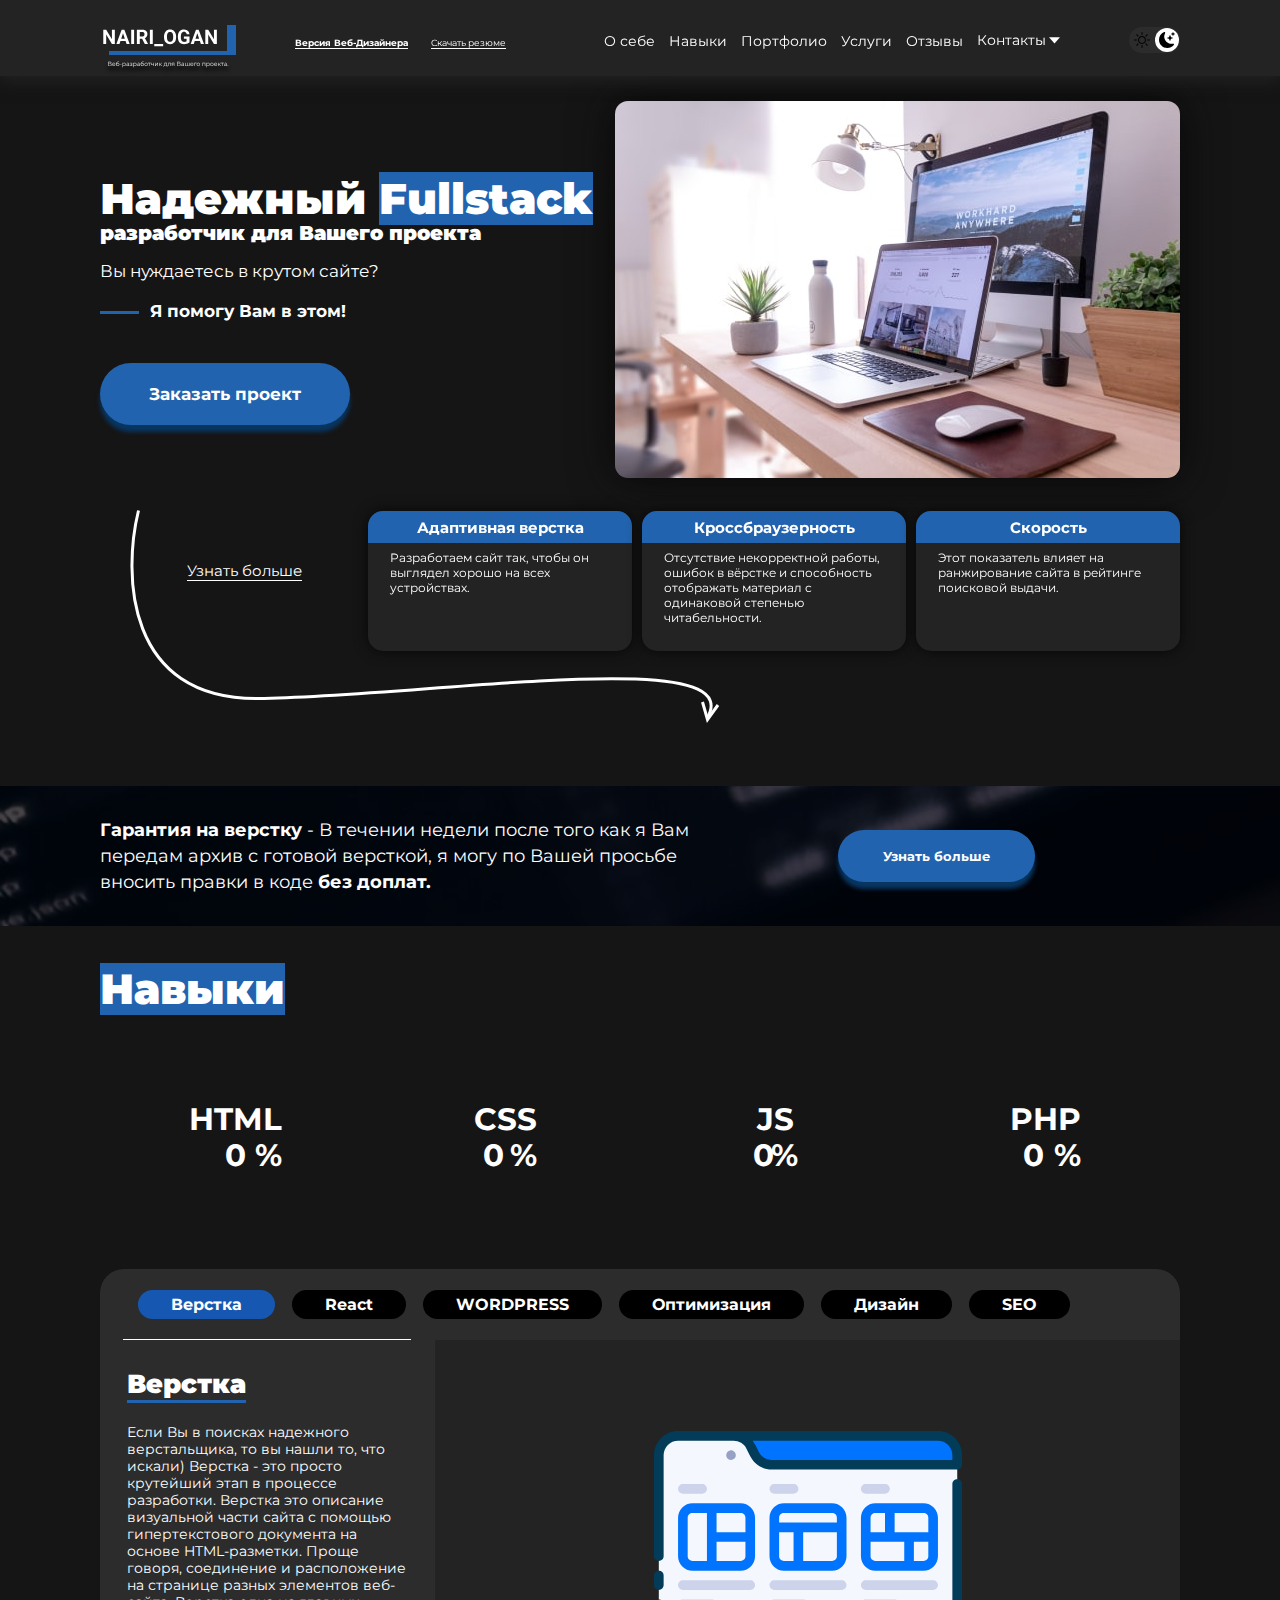
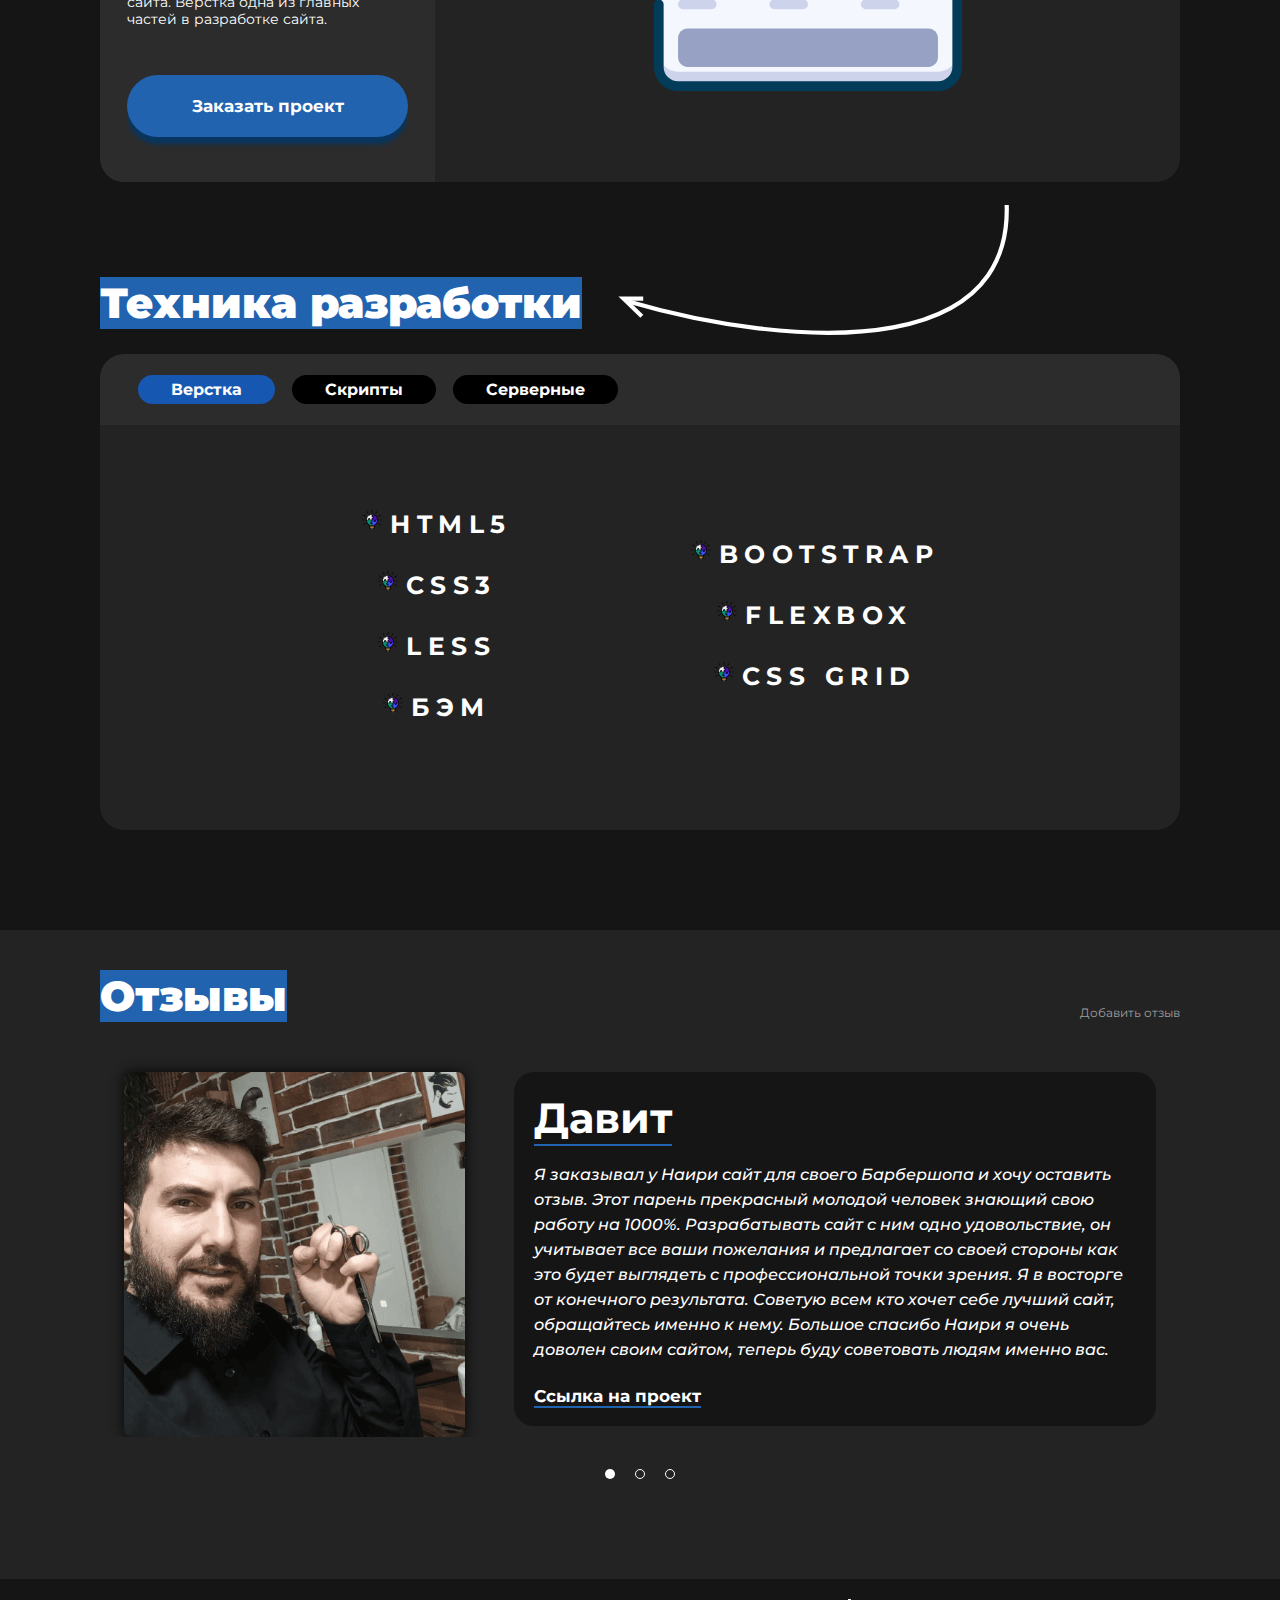
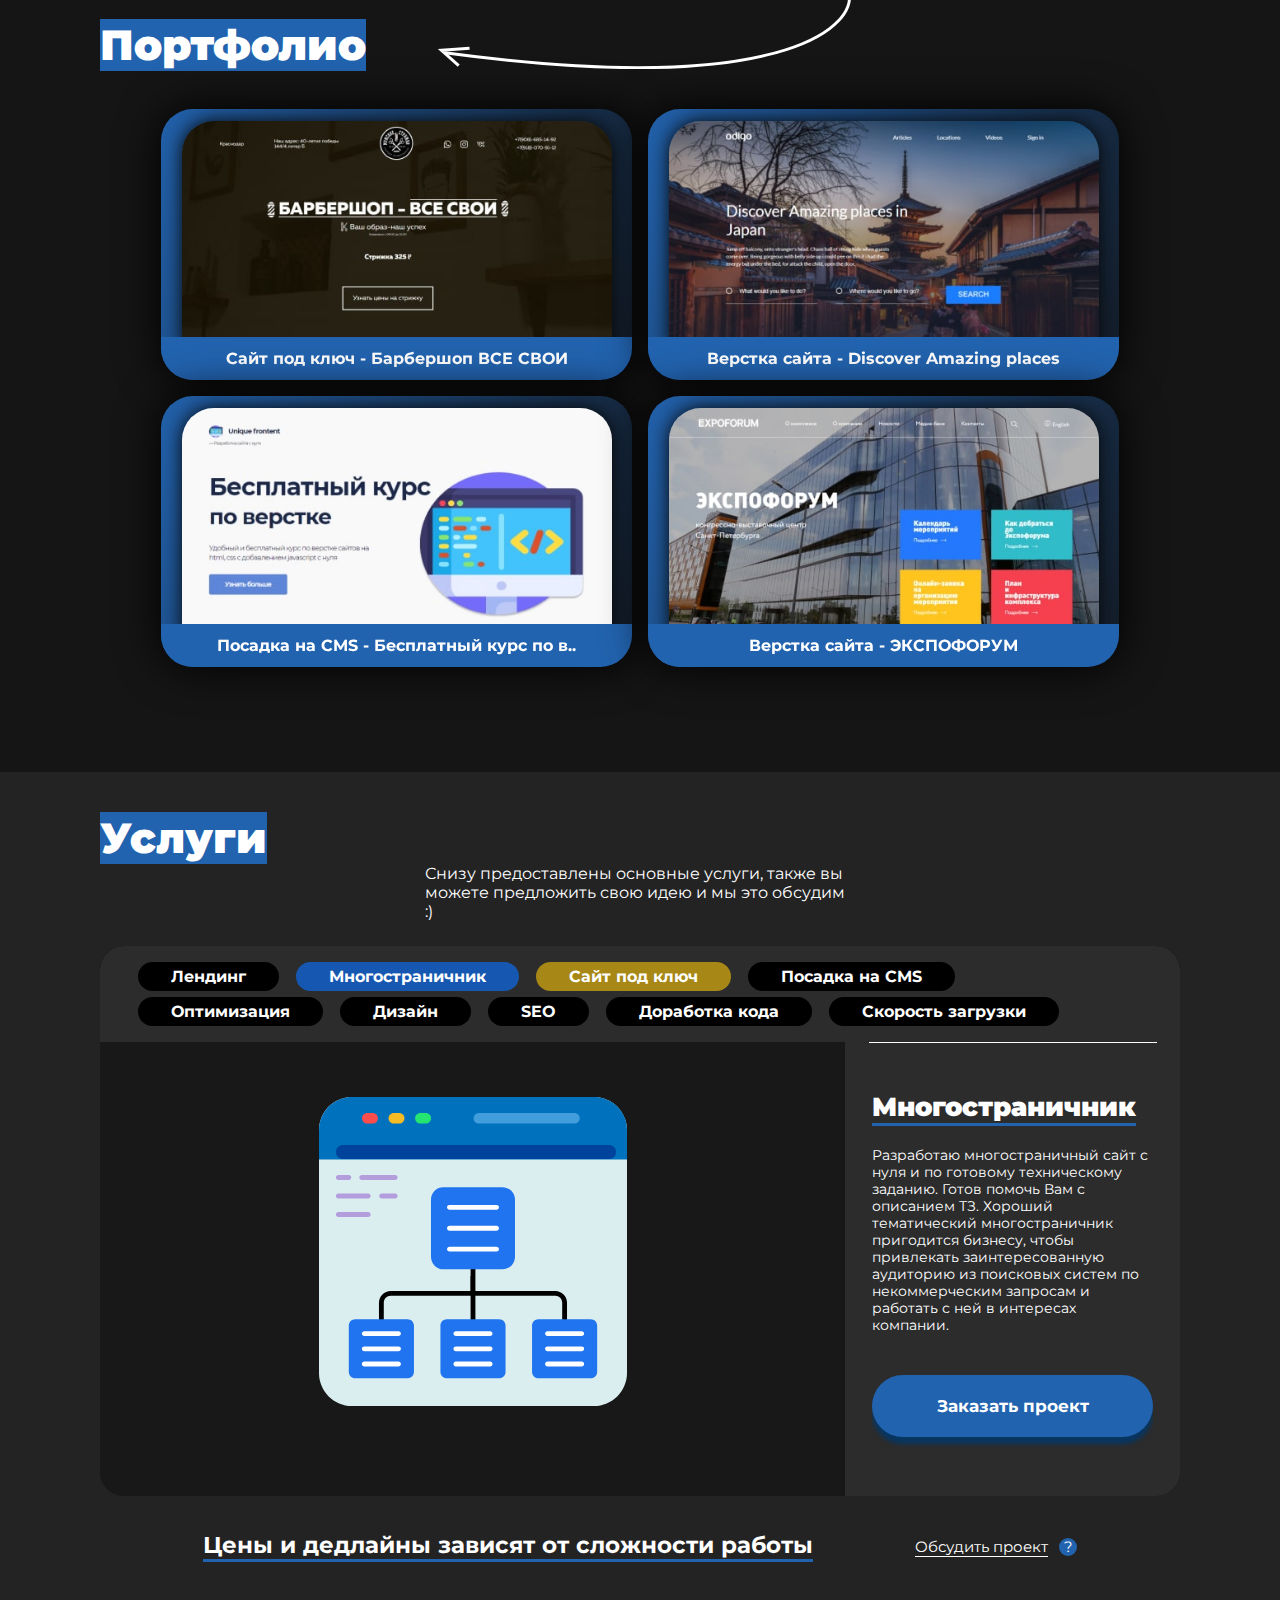
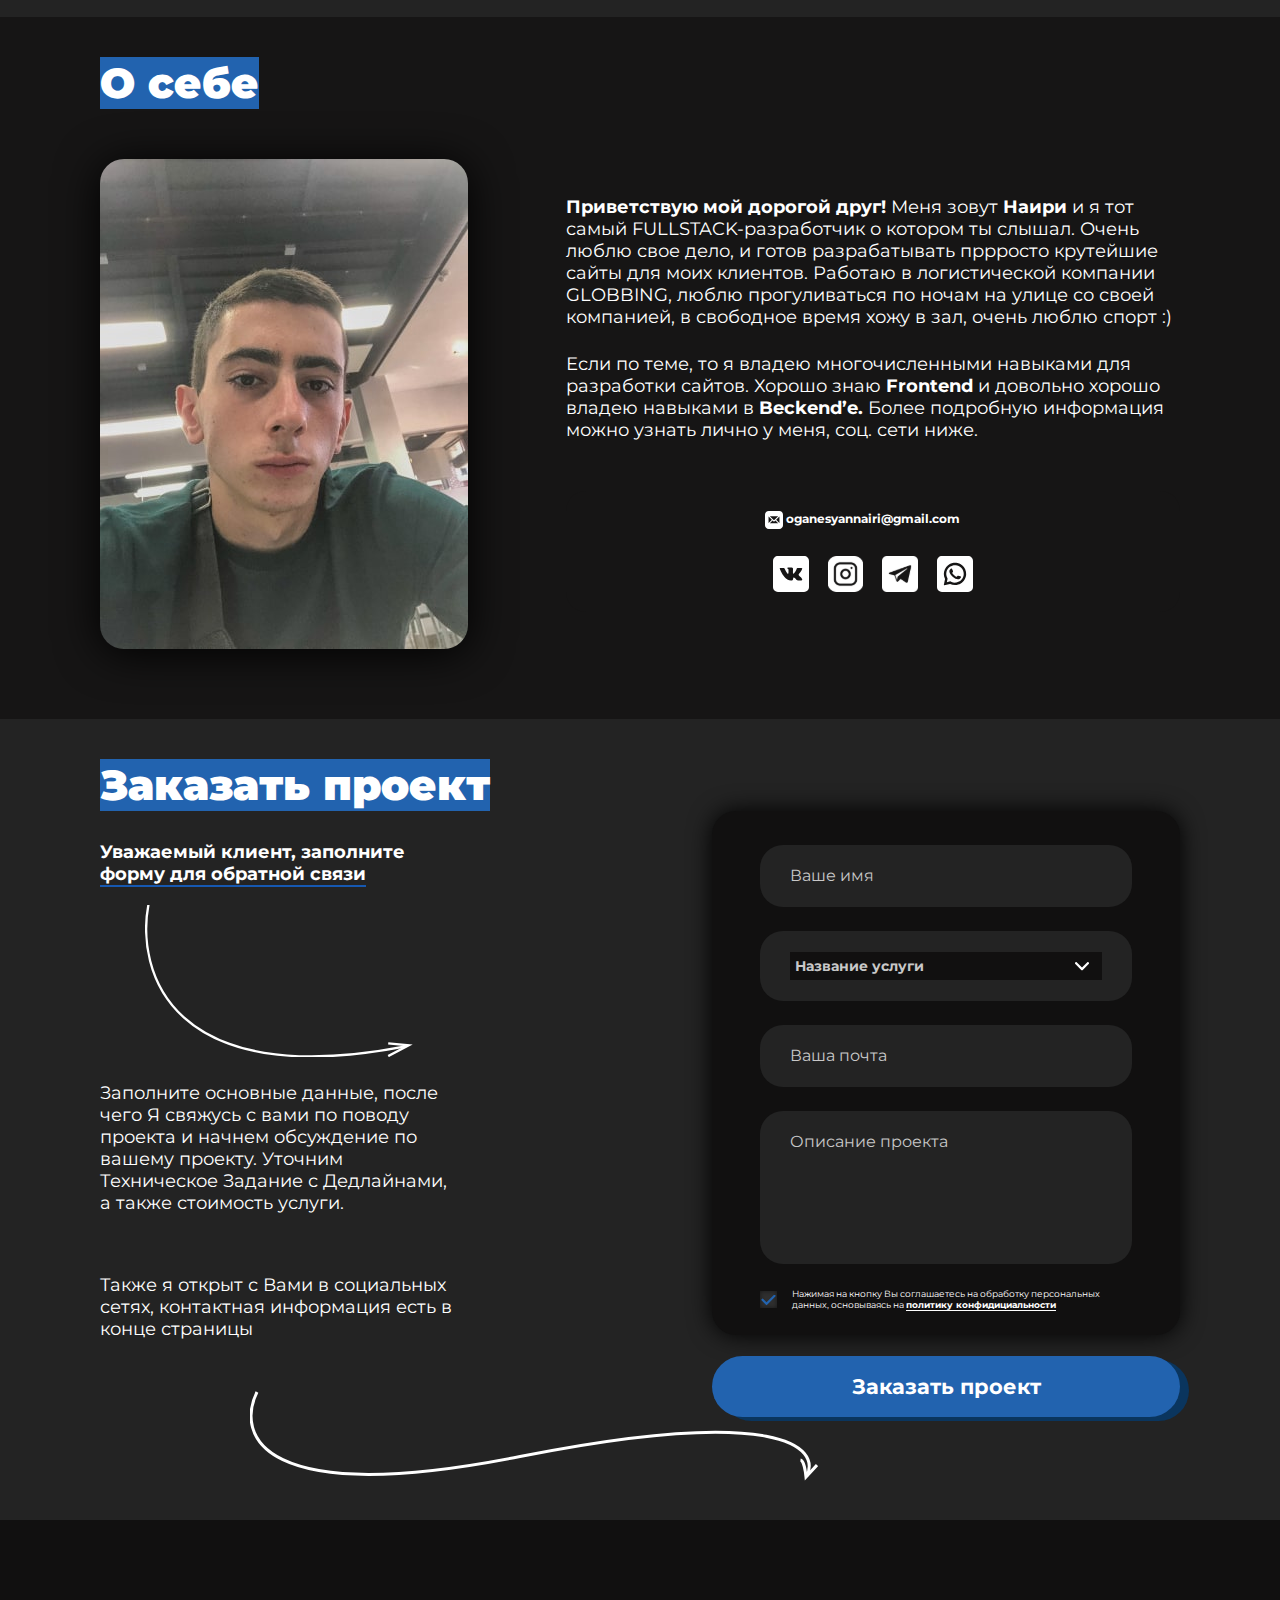
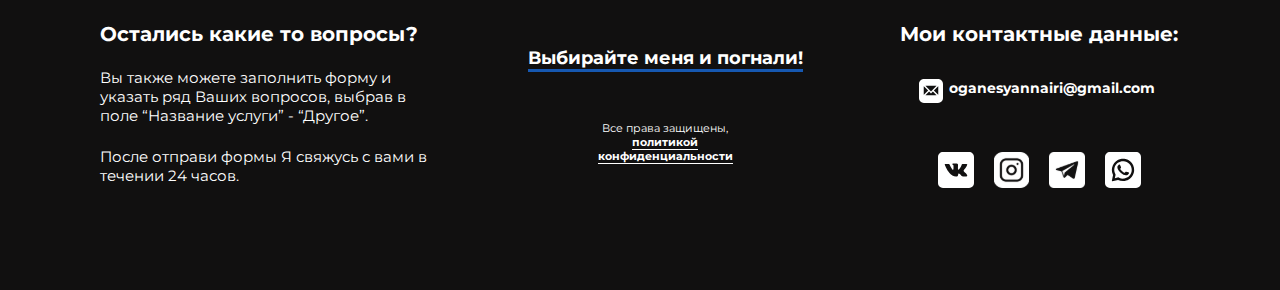
<file: index.html>
<!DOCTYPE html>
<html lang="ru">
<head>
    <meta charset="UTF-8">
    <meta http-equiv="X-UA-Compatible" content="IE=edge">
    <meta name="viewport" content="width=device-width, initial-scale=1.0">
    <title>Nairi_Ogan</title>
    <link rel="stylesheet" href="css/reset.css">
    <link rel="stylesheet" href="css/style.css">
</head>
<body>
    <!-- Кнопка scroll -->
    <div class="btn-top_block to-header">
        <img class="btn-top" src="img/icons/arrow-top.svg" alt="Наверх">
    </div>
    <!-- Меню  -->
    <div class="menu">
        <div class="container">
            <div class="menu-wrap">
                <div class="menu-list">
                    <a href="/"><img src="img/icons/logo.svg" alt="Логотип"></a>
                    <div class="menu-list-links">
                        <a href="#" class="menu-list__item_one menu-list__item_one_desig">Версия Веб-Дизайнера</a>
                        <p class="design-hint-warning">Пока-что в разработке!</p>
                        <a href="#" download class="menu-list__item_one">Скачать резюме</a>
                    </div>
                </div>
                <nav class="menu__body">
                    <ul class="menu-list menu-list-nav">
                        <li class="menu-list__item menu-list-nav__item"><a href="about.html">О себе</a></li>
                        <li class="menu-list__item menu-list-nav__item to-parallax"><a href="#">Навыки</a></li>
                        <li class="menu-list__item menu-list-nav__item to-portfolio"><a href="#">Портфолио</a></li>
                        <li class="menu-list__item menu-list-nav__item to-services"><a href="#">Услуги</a></li>
                        <li class="menu-list__item menu-list-nav__item to-feedbacks"><a href="#">Отзывы</a></li>
                        <li class="menu-list__item menu-list__item_contacts">
                            <p class="nav-contacts">Контакты</p>
                            <div class="menu-list__item_contacts__block-wrap">
                                <div class="menu-list__item_contacts__block">
                                    <a href="mailto:oganesyannairi@gmail.com" class="menu-list__item_contacts__block-maill menu-list-nav__item">oganesyannairi@gmail.com</a>
                                    <div class="menu-list__item_contacts__block-social-wrap">
                                        <a href="#" target="_blank" class="menu-list__item_contacts__block-social__link menu-list-nav__item">
                                            <img src="img/icons/vk.svg" alt="ВК" class="menu-list__item_contacts__block-social__img">
                                        </a>
                                        <a href="#" target="_blank" class="menu-list__item_contacts__block-social__link menu-list-nav__item">
                                            <img src="img/icons/instagram.svg" alt="Instagram" class="menu-list__item_contacts__block-social__img">
                                        </a>
                                        <a href="#" target="_blank" class="menu-list__item_contacts__block-social__link menu-list-nav__item">
                                            <img src="img/icons/telegram.svg" alt="Telegram" class="menu-list__item_contacts__block-social__img">
                                        </a>
                                        <a href="#" target="_blank" class="menu-list__item_contacts__block-social__link menu-list-nav__item">
                                            <img src="img/icons/whatsapp.svg" alt="Whatsapp" class="menu-list__item_contacts__block-social__img">
                                        </a>
                                    </div>
                                </div>
                            </div>
                        </li>
                    </ul>
                </nav>
                <div class="ui-block">
                    <button class="light-mode-btn">
                        <img src="img/icons/sun.svg" alt="Солнце" class="light-mode-btn__icon">
                        <img src="img/icons/moon.svg" alt="Луна" class="light-mode-btn__icon">
                    </button>
                    <div class="menu__burger">
                        <span></span>
                    </div>
                </div>
            </div>
        </div>
    </div>
    <header id="header" class="header">
        <div class="container">
            <div class="offer-wrap">
                <div class="header-img"><img src="img/header-img.jpg" alt="Разработка сайтов"></div>
                <div class="offer">
                    <h1 class="offer-title">Надежный <span class="title-bg">Fullstack</span><br><span class="title-small">разработчик для Вашего проекта</span></h1>
                    <p class="offer-subtitle">Вы нуждаетесь в крутом сайте?</p>
                    <p class="offet-subtitle-wsarrow">Я помогу Вам в этом!</p>
                    <button class="btn to-order-project">Заказать проект</button>
                </div>
                <img class="header-arrow" src="img/icons/arrows/header-arrow.svg" alt="стрелочка">
            </div>
            <div class="header-hint-block">
                <p class="header-hint-text to-parallax">Узнать больше</p>
                <div class="header-hint-block__item">
                    <h4 class="header-hint-block__item-title">Адаптивная верстка</h4>
                    <p class="header-hint-block__item-desc">Разработаем сайт так, чтобы он выглядел хорошо на всех устройствах.</p>
                </div>
                <div class="header-hint-block__item">
                    <h4 class="header-hint-block__item-title">Кроссбраузерность</h4>
                    <p class="header-hint-block__item-desc">Отсутствие некорректной работы, ошибок в вёрстке и способность отображать материал с одинаковой степенью читабельности.</p>
                </div>
                <div class="header-hint-block__item">
                    <h4 class="header-hint-block__item-title">Скорость</h4>
                    <p class="header-hint-block__item-desc">Этот показатель влияет на ранжирование сайта в рейтинге поисковой выдачи.</p>
                </div>
            </div>
        </div>
    </header>
    <div class="parallax" id="parallax">
        <div class="container">
            <div class="parallax-content">
                <p class="parallax-text"><span>Гарантия на верстку</span> - В течении недели после того как я Вам передам архив с готовой версткой, я могу по Вашей просьбе вносить правки в коде <span>без доплат.</span></p>
                <button class="btn-min btn-min_parallax to-order-project">Узнать больше</button>
            </div>
        </div>
        <div class="mask"></div>
    </div>
    <section id="skills" class="skills">
        <div class="container">
            <h2 class="section-title">Навыки</h2>
            <div class="skills-block"">
                <div class="progress-block-item">
                    <svg class="progress-ring" data-target="1">
                        <circle class="progress-ring__circle progress-ring__circle_one" stroke="#1658B1" stroke-width="13" cx="100" cy="100" r="74" fill="transparent" />
                    </svg>
                    <div class="progress-ring-text-block">
                        <p class="progress-ring__text">HTML</p>
                        <p class="progress-ring__text progress-ring__text_num padding-right" data-max="90">0</p>
                    </div>
                </div>
                <div class="progress-block-item">
                    <svg class="progress-ring" data-target="1">
                        <circle class="progress-ring__circle progress-ring__circle_two" stroke="#1658B1" stroke-width="13" cx="100" cy="100" r="74" fill="transparent" />
                    </svg>
                    <div class="progress-ring-text-block">
                        <p class="progress-ring__text">CSS</p>
                        <p class="progress-ring__text progress-ring__text_num" data-max="90">0</p>
                    </div>
                </div>
                <div class="progress-block-item">
                    <svg class="progress-ring" data-target="1">
                        <circle class="progress-ring__circle progress-ring__circle_three" stroke="#1658B1" stroke-width="13" cx="100" cy="100" r="74" fill="transparent" />
                    </svg>
                    <div class="progress-ring-text-block">
                        <p class="progress-ring__text">JS</p>
                        <p class="progress-ring__text progress-ring__text_num" data-max="75">0</p>
                    </div>
                </div>
                <div class="progress-block-item">
                    <svg class="progress-ring" data-target="1">
                        <circle class="progress-ring__circle progress-ring__circle_four" stroke="#1658B1" stroke-width="13" cx="100" cy="100" r="74" fill="transparent" />
                    </svg>
                    <div class="progress-ring-text-block">
                        <p class="progress-ring__text">PHP</p>
                        <p class="progress-ring__text progress-ring__text_num" data-max="65">0</p>
                    </div>
                </div>
            </div>
            <div class="tabs-skills tabs-skills-block">
                <div class="tabs-skills-nav-block tabs-skills-nav-block__line">
                    <div class="tabs-container">
                        <ul class="tabs-skills-nav-block-menu">
                            <li data-tab="#tab_1" class="tabs-skills-nav-block-menu__item tab-one-btn active">Верстка</li>
                            <li data-tab="#tab_2" class="tabs-skills-nav-block-menu__item tab-one-btn">React</li>
                            <li data-tab="#tab_3" class="tabs-skills-nav-block-menu__item tab-one-btn">WORDPRESS</li>
                            <li data-tab="#tab_4" class="tabs-skills-nav-block-menu__item tab-one-btn">Оптимизация</li>
                            <li data-tab="#tab_5" class="tabs-skills-nav-block-menu__item tab-one-btn">Дизайн</li>
                            <li data-tab="#tab_6" class="tabs-skills-nav-block-menu__item tab-one-btn">SEO</li>

                        </ul>
                    </div>
                </div>

                <div id="tab_1" class="tabs-skills-content tabs-one__item active">
                    <div class="tabs-skills-left-bar">
                        <div class="tabs-bar-container">
                            <div class="tabs-bar-wrapper">
                                <div class="tabs-bar-wrapper__content">
                                    <h3 class="tabs-skills-left-bar__title">Верстка</h3>
                                    <p class="tabs-skills-left-bar__text">Если Вы в поисках надежного верстальщика, то вы нашли то, что искали) Верстка - это просто крутейший этап в процессе разработки. Верстка это описание визуальной части сайта с помощью гипертекстового документа на основе HTML-разметки. Проще говоря, соединение и расположение на странице разных элементов веб-сайта. Верстка одна из главных частей в разработке сайта.</p>
                                </div>
                                <button class="btn to-order-project btn-typography">Заказать проект</button>
                            </div>
                        </div>
                    </div>
                    <div class="tabs-skills-content-main tabs-skills-content-main-left">
                        <img src="img/icons/tabs-icon-typography.svg" alt="Верстка">
                    </div>
                </div>

                <div id="tab_2" class="tabs-skills-content tabs-one__item">
                    <div class="tabs-skills-left-bar">
                        <div class="tabs-bar-container">
                            <div class="tabs-bar-wrapper">
                                <div class="tabs-bar-wrapper__content">
                                    <h3 class="tabs-skills-left-bar__title">React</h3>
                                    <p class="tabs-skills-left-bar__text">React – это популярная библиотека языка программирования Javascript, которая применяется для создания пользовательских web-интерфейсов. Его цель — предоставить высокую скорость разработки, простоту и масштабируемость. React обеспечивает повышенную гибкость благодаря использованию «компонентов», которые помогают создавать сложную логику и UI.</p>
                                </div>
                                <button class="btn to-order-project">Заказать проект</button>
                            </div>
                        </div>
                    </div>
                    <div class="tabs-skills-content-main tabs-skills-content-main-left">
                        <img src="img/icons/tabs-icon-react.svg" alt="React">
                    </div>
                </div>

                <div id="tab_3" class="tabs-skills-content tabs-one__item">
                    <div class="tabs-skills-left-bar">
                        <div class="tabs-bar-container">
                            <div class="tabs-bar-wrapper">
                                <div class="tabs-bar-wrapper__content">
                                    <h3 class="tabs-skills-left-bar__title">WORDPRESS</h3>
                                    <p class="tabs-skills-left-bar__text">Отлично владею WORDPRESS и могу посадить Вашу верстку на эту CMS! WordPress ― это система управления содержимым сайта с открытым исходным кодом. Самым популярным на данный момент способом создания сайта является именно CMS. (Content Management System) ― это система создания и управления сайтом, а WORDPRESS с этим справляется отлично.</p>
                                </div>
                                <button class="btn to-order-project btn-on-wordpress">Заказать проект</button>
                            </div>
                        </div>
                    </div>
                    <div class="tabs-skills-content-main tabs-skills-content-main-left">
                        <img src="img/icons/tabs-icon-wp.svg" alt="WORDPRESS">
                    </div>
                </div>

                <div id="tab_4" class="tabs-skills-content tabs-one__item">
                    <div class="tabs-skills-left-bar">
                        <div class="tabs-bar-container">
                            <div class="tabs-bar-wrapper">
                                <div class="tabs-bar-wrapper__content">
                                    <h3 class="tabs-skills-left-bar__title">Оптимизация</h3>
                                    <p class="tabs-skills-left-bar__text">Зачастую существуют некие пробелы уже в разработанных сайтах и я как раз могу навести порядок на Вашем сайте.  Оптимизация - это комплекс мер, которые направлены на корректировку технических аспектов ресурса с целью улучшения его взаимодействия с роботами поисковых систем.</p>
                                </div>
                                <button class="btn to-order-project btn-optimiz">Заказать проект</button>
                            </div>
                            
                        </div>
                    </div>
                    <div class="tabs-skills-content-main tabs-skills-content-main-left">
                        <img src="img/icons/tabs-icon-optimiz.svg" alt="Оптимизация">
                    </div>
                </div>

                <div id="tab_5" class="tabs-skills-content tabs-one__item">
                    <div class="tabs-skills-left-bar">
                        <div class="tabs-bar-container">
                            <div class="tabs-bar-wrapper">
                                <div class="tabs-bar-wrapper__content">
                                    <h3 class="tabs-skills-left-bar__title">Дизайн</h3>
                                    <p class="tabs-skills-left-bar__text">Я не считаю себя, профессиональным Web-дизайнером, но понимаю и умею его создавать.  Дизайн веб-сайта является ключом к созданию успешного присутствия в Интернете. Я могу помочь вам разработать привлекательный и удобный веб-сайт, который даст вашему бизнесу конкурентное преимущество в современном цифровом мире.</p>
                                </div>
                                <button class="btn to-order-project btn-design">Заказать проект</button>
                            </div>
                            
                        </div>
                    </div>
                    <div class="tabs-skills-content-main tabs-skills-content-main-left">
                        <img src="img/icons/tabs-icon-web-design.svg" alt="Дизайн">
                    </div>
                </div>

                <div id="tab_6" class="tabs-skills-content tabs-one__item">
                    <div class="tabs-skills-left-bar">
                        <div class="tabs-bar-container">
                            <div class="tabs-bar-wrapper">
                                <div class="tabs-bar-wrapper__content">
                                    <h3 class="tabs-skills-left-bar__title">SEO</h3>
                                    <p class="tabs-skills-left-bar__text">Имею навыки в настройке SEO - по другому "Поисковая оптимизация", и я помогу Вам в его настройке! SEO — комплекс мероприятий по внутренней и внешней оптимизации для поднятия позиций сайта в результатах выдачи поисковых систем по определённым запросам пользователей, с целью увеличения сетевого трафика, потенциальных клиентов.</p>
                                </div>
                                <button class="btn to-order-project btn-seo">Заказать проект</button>
                            </div>
                            
                        </div>
                    </div>
                    <div class="tabs-skills-content-main tabs-skills-content-main-left">
                        <img src="img/icons/tabs-icon-seo.svg" alt="SEO">
                    </div>
                </div>
            </div>

            <h2 class="section-title section-title_teq-arrow">Техника разработки</h2>
            <div class="tabs-skills tabs-skills__mt">
                <div class="tabs-skills-nav-block">
                    <div class="tabs-container">
                        <ul class="tabs-skills-nav-block-menu">
                            <li data-tab="#tab_skill_1" class="tabs-skills-nav-block-menu__item tab-two-btn active">Верстка</li>
                            <li data-tab="#tab_skill_2" class="tabs-skills-nav-block-menu__item tab-two-btn">Скрипты</li>
                            <li data-tab="#tab_skill_3" class="tabs-skills-nav-block-menu__item tab-two-btn">Серверные</li>
                        </ul>
                    </div>
                </div>

                <div class="tabs__content">
                    <div class="tabs__item active" id="tab_skill_1">
                        <div class="tabs__item-content-wrap">
                            <div class="tabs-content-wrap__block">
                                <p class="wrap__block_item">Html5</p>
                                <p class="wrap__block_item">Css3</p>
                                <p class="wrap__block_item">Less</p>
                                <p class="wrap__block_item">БЭМ</p>
                            </div>
                            <div class="tabs-content-wrap__block">
                                <p class="wrap__block_item">Bootstrap</p>
                                <p class="wrap__block_item">FlexBox</p>
                                <p class="wrap__block_item">css grid</p>
                            </div>
                        </div>
                    </div>
                    <div class="tabs__item" id="tab_skill_2">
                        <div class="tabs__item-content-wrap">
                            <div class="tabs-content-wrap__block">
                                <p class="wrap__block_item">JavaScript</p>
                                <p class="wrap__block_item">jQuery</p>
                                <p class="wrap__block_item">React</p>
                                <p class="wrap__block_item">Typescript</p>
                            </div>
                        </div>
                    </div>
                    <div class="tabs__item" id="tab_skill_3">
                        <div class="tabs__item-content-wrap">
                            <div class="tabs-content-wrap__block tabs-content-wrap__block_w">
                                <p class="wrap__block_item">Php</p>
                                <p class="wrap__block_item">Базы данных и MYsql</p>
                            </div>
                        </div>
                    </div>
                </div>
            </div>
        </div>
    </section>
    <section id="feedbacks" class="feedback">
        <div class="container">
            <h2 class="section-title">Отзывы</h2>
            <a href="#popup-feedback" class="add-feedback-link popup-link">Добавить отзыв</a>
            <div class="slider">
                <div class="slider__item">
                    <div class="feedback-wrap">
                        <div class="feedback-wrap__img-wrap">
                            <img src="img/customers-feedbacks-fhoto/davit.png" alt="Клиент" class="feedback-wrap__img">
                        </div>
                        <div class="feedback-wrap__block">
                            <h3 class="feedback-wrap__block__title">Давит</h3>
                            <p class="feedback-wrap__block__text">
                                Я заказывал у Наири сайт для своего Барбершопа и хочу оставить отзыв. Этот парень прекрасный молодой человек знающий свою работу на 1000%. Разрабатывать сайт с ним одно удовольствие, он учитывает все ваши пожелания и предлагает со своей стороны как это будет выглядеть с профессиональной точки зрения. Я в восторге от конечного результата. Советую всем кто хочет себе лучший сайт, обращайтесь именно к нему. Большое спасибо Наири я очень доволен своим сайтом, теперь буду советовать людям именно вас.
                            </p>
                            <a href="https://barbershopvsesvoy.ru" target="_blank" class="feedback-wrap__block__link">Ссылка на проект</a>
                            
                        </div>
                    </div>
                </div>
                <div class="slider__item">
                    <div class="feedback-wrap">
                        <div class="feedback-wrap__img-wrap">
                            <img src="img/customers-feedbacks-fhoto/mariam.jpg" alt="Клиент" class="feedback-wrap__img">
                        </div>
                        <div class="feedback-wrap__block">
                            <h3 class="feedback-wrap__block__title">Мариам</h3>
                            <p class="feedback-wrap__block__text">
                                Создание сайта прошло невероятно быстро! Наири умудрился создать крутой, функциональный, web-ресурс. Я была приятно удивлена, что Наири смог воплотить мою идею! Разработанный cайт - очень поможет мне продвигать свой бизнес.
                            </p>
                            <a href="https://barbershopvsesvoy.ru" target="_blank" class="feedback-wrap__block__link">Ссылка на проект</a>
                        </div>
                    </div>
                </div>
                <div class="slider__item">
                    <div class="feedback-wrap">
                        <div class="feedback-wrap__img-wrap">
                            <img src="img/icons/customer-img.svg" alt="Клиент" class="feedback-wrap__img">
                        </div>
                        <div class="feedback-wrap__block">
                            <h3 class="feedback-wrap__block__title">Алексей</h3>
                            <p class="feedback-wrap__block__text">
                                Заказывал услугу у Наири по верстке лендинга. Сделал все круто, именно так как Я и хотел. Работали с четким ТЗ и все было выполнено. Очень приятно было иметь дело, буду советовать своим знакомым именно этого Разраотчика.
                            </p>
                            <a href="https://barbershopvsesvoy.ru" target="_blank" class="feedback-wrap__block__link">Ссылка на проект</a>
                        </div>
                    </div>
                </div>
            </div>
        </div>
    </section>
    <div id="popup-feedback" class="popup">
        <div class="popap-wrapper">
            <div class="popap-content">
                <form action="#" class="form form-modal popup-container" id="form-modal">
                    <input id="user-name" name="user-name" type="text" placeholder="Ваше имя" class="input" autocomplete="off" required>
                    <input id="project-link" name="project-link" type="text" placeholder="Ссылка на проект" class="input" autocomplete="off" required>
                    <textarea id="description-feedback" name="description" placeholder="Описание проекта" class="input input-desc" required></textarea>
                    <label class="checkbox-wrap checkbox-wrap-modal">
                        <input type="checkbox" checked name="policy-active" class="checkbox" required>
                        <span class="custom-checkbox"></span>
                        <p class="checkbox-text checkbox-text-modal">Нажимая на кнопку Вы соглашаетесь на обработку персональных данных, основываясь на <a href="privacy-policy.html"><strong>политику конфидициальности</strong></a></p>
                    </label>
                    <button type="submit" class="form-btn form-btn-modal" title="Нажми меня :3" >Отправить отзыв</button>
                </form>
            </div>
            <button class="popup-close-item close-popup"><img src="img/icons/close.svg" alt="Закрыть" class="close-img"></button>
        </div>
    </div>
    <section id="portfolio" class="portfolio">
        <div class="container">
            <h2 class="section-title section-title_arrow">Портфолио</h2>
            <div class="portfolio-wrap">
                <a href="#popup-portfolio-01" class="portfolio-wrap__item popup-link">
                    <div class="portfolio-wrap__item__img-wrap">
                        <img src="img/portfolio-item-one.jpg" alt="Сайт под ключ - Барбершоп ВСЕ СВОИ" class="portfolio-wrap__item__img">
                    </div>
                    <div class="portfolio-wrap__item__main">
                        <h4 class="portfolio-wrap__item__main__title">Сайт под ключ - Барбершоп ВСЕ СВОИ</h4>
                    </div>
                </a>
                <a href="#popup-portfolio-02" class="portfolio-wrap__item popup-link">
                    <div class="portfolio-wrap__item__img-wrap">
                        <img src="img/portfolio-item-two.jpg" alt="Верстка сайта - Discover Amazing places" class="portfolio-wrap__item__img">
                    </div>
                    <div class="portfolio-wrap__item__main">
                        <h4 class="portfolio-wrap__item__main__title">Верстка сайта - Discover Amazing places</h4>
                    </div>
                </a>
                <a href="#popup-portfolio-03" class="portfolio-wrap__item popup-link">
                    <div class="portfolio-wrap__item__img-wrap">
                        <img src="img/portfolio-item-three.jpg" alt="Посадка на CMS - Бесплатный курс по в.." class="portfolio-wrap__item__img">
                    </div>
                    <div class="portfolio-wrap__item__main">
                        <h4 class="portfolio-wrap__item__main__title">Посадка на CMS - Бесплатный курс по в..</h4>
                    </div>
                </a>
                <a href="#popup-portfolio-04" class="portfolio-wrap__item popup-link">
                    <div class="portfolio-wrap__item__img-wrap">
                        <img src="img/portfolio-item-four.jpg" alt="Верстка сайта - ЭКСПОФОРУМ" class="portfolio-wrap__item__img">
                    </div>
                    <div class="portfolio-wrap__item__main">
                        <h4 class="portfolio-wrap__item__main__title">Верстка сайта - ЭКСПОФОРУМ</h4>
                    </div>
                </a>
            </div>
        </div>
    </section>

    <div id="popup-portfolio-01" class="popup">
        <div class="popap-wrapper">
            <div class="popap-porfolio popup-container">
                <div class="popap-content_portfolio">
                    <div class="popup-content-wrap">
                        <a href="#popup-portfolio-01__img" class="popup-content-wrap__img-wrap popup-link">
                            <img src="img/portfolio-popup-img/item-one-600z200.jpg" alt="Барбершоп Все Свои" class="popup-content-wrap__img-wrap__img">
                        </a>
                        <div class="content-text">
                            <div class="content-text-wrap">
                                <h3 class="popup-content-wrap__title">Барбершоп Все Свои</h3>
                                <p class="popup-content-wrap__text">Lorem ipsum dolor sit amet consectetur adipisicing elit. Veniam temporibus sequi tempora at unde ullam, laborum soluta est rerum omnis commodi architecto recusandae nihil culpa delectus aspernatur, inventore dolorum deleniti. Lorem ipsum dolor sit amet consectetur adipisicing elit. Veniam temporibus sequi tempora at unde ullam, laborum soluta est rerum omnis commodi architecto recusandae nihil culpa delectus aspernatur, inventore dolorum deleniti. Lorem ipsum dolor sit amet consectetur adipisicing elit. Veniam temporibus sequi tempora at unde ullam, laborum soluta est rerum omnis commodi architecto recusandae nihil culpa delectus aspernatur, inventore dolorum deleniti. Lorem ipsum dolor sit amet consectetur adipisicing elit. Veniam temporibus sequi tempora at unde ullam, laborum soluta est rerum omnis commodi architecto recusandae nihil culpa delectus aspernatur, inventore dolorum deleniti. </p>
                            </div>
                            <a href="https://barbershopvsesvoy.ru/" target="_blank" class="popup-content-wrap__link">Ссылка на проект</a>
                        </div>
                    </div>
                </div>
            </div>
            <button class="popup-close-item close-popup"><img src="img/icons/close.svg" alt="Закрыть" class="close-img"></button>
        </div>
    </div> 
    <div id="popup-portfolio-01__img" class="popup popup-image popup-test">
        <div class="popup-wrapper">
            <div class="popap-porfolio_modal popup-container">
                <img class="popup-modal-image" src="img/portfolio-popup-img/item-one-full.png" alt="Изображение Сайта">
                <a href="#popup-portfolio-01" class="popup-back-link popup-link">Назад</a>
            </div>
            <button class="popup-close-item close-popup"><img src="img/icons/close.svg" alt="Закрыть" class="close-img"></button>
        </div>
    </div>

    <div id="popup-portfolio-02" class="popup">
        <div class="popap-wrapper">
            <div class="popap-porfolio popup-container">
                <div class="popap-content_portfolio">
                    <div class="popup-content-wrap">
                        <a href="#popup-portfolio-02__img" class="popup-content-wrap__img-wrap popup-link">
                            <img src="img/portfolio-popup-img/item-two-600z200.jpg" alt="ODIGO, верстка лендинга" class="popup-content-wrap__img-wrap__img">
                        </a>
                        <div class="content-text">
                            <div class="content-text-wrap">
                                <h3 class="popup-content-wrap__title">ODIGO, верстка лендинга</h3>
                                <p class="popup-content-wrap__text">Проект просто для набивки руки и чтобы было, что пихать в портфолио. Сайт состоит из 7 секций, имеется фиксировано-анимированный Header с помощью JavaScript. Также обычное оживление через CSS.</p>
                            </div>
                            <a href="#" target="_blank" class="popup-content-wrap__link">Ссылка на проект</a>
                        </div>
                    </div>
                </div>
            </div>
            <button class="popup-close-item close-popup"><img src="img/icons/close.svg" alt="Закрыть" class="close-img"></button>
        </div>
    </div>
    <div id="popup-portfolio-02__img" class="popup popup-image">
        <div class="popup-wrapper">
            <div class="popap-porfolio_modal popup-container">
                <img class="popup-modal-image" src="img/portfolio-popup-img/item-two-full.png" alt="Изображение Сайта">
                <a href="#popup-portfolio-02" class="popup-back-link popup-link">Назад</a>
            </div>
            <button class="popup-close-item close-popup"><img src="img/icons/close.svg" alt="Закрыть" class="close-img"></button>
        </div>
    </div>

    <div id="popup-portfolio-03" class="popup">
        <div class="popap-wrapper">
            <div class="popap-porfolio popup-container">
                <div class="popap-content_portfolio">
                    <div class="popup-content-wrap">
                        <a href="#popup-portfolio-03__img" class="popup-content-wrap__img-wrap popup-link">
                            <img src="img/portfolio-popup-img/item-three-600z200.jpg" alt="Бесплатный курс по верстке на HTML, CSS и JS" class="popup-content-wrap__img-wrap__img">
                        </a>
                        <div class="content-text">
                            <div class="content-text-wrap">
                                <h3 class="popup-content-wrap__title">Бесплатный курс по верстке на HTML, CSS и JS</h3>
                                <p class="popup-content-wrap__text">Мой проект который поможет начинающим веб-разработчикам начать свой путь легче и без лишних затрат. Мало сайтов там где будет актуальная информация, в основном курсы в сайтах устаревшие и стоят достаточно дорого для начинающего. Сайт состоит из 8 страниц вместе с главной, также на главной странице 8 секций. На сайте присутствуют всяческие анимации объектов, svg иконки, js фичи. Сайт адаптирован под все устройства. Сайт написан на флексах, так как мне так удобно. Дизайн сайта кстати сделан мной, хотя не занимаюсь этим) Первый серьезный проект. Также у сайта есть натяжка на Wordpress. Пока что ссылки на него нет, потому что сайт не выложен на хостинг, скоро это будет исправлено и вы сможете сами все оценить.</p>
                            </div>
                            <a href="#" target="_blank" class="popup-content-wrap__link">Ссылка на проект</a>
                        </div>
                    </div>
                </div>
            </div>
            <button class="popup-close-item close-popup"><img src="img/icons/close.svg" alt="Закрыть" class="close-img"></button>
        </div>
    </div>
    <div id="popup-portfolio-03__img" class="popup popup-image">
        <div class="popup-wrapper">
            <div class="popap-porfolio_modal popup-container">
                <img class="popup-modal-image" src="img/portfolio-popup-img/item-three-full.png" alt="Изображение Сайта">
                <a href="#popup-portfolio-03" class="popup-back-link popup-link">Назад</a>
            </div>
            <button class="popup-close-item close-popup"><img src="img/icons/close.svg" alt="Закрыть" class="close-img"></button>
        </div>
    </div>

    <div id="popup-portfolio-04" class="popup">
        <div class="popap-wrapper">
            <div class="popap-porfolio popup-container">
                <div class="popap-content_portfolio">
                    <div class="popup-content-wrap">
                        <a href="#popup-portfolio-04__img" class="popup-content-wrap__img-wrap popup-link">
                            <img src="img/portfolio-popup-img/item-four-600z200.jpg" alt="ЭКСПОФОРУМ - конгрессно-выставочный центр" class="popup-content-wrap__img-wrap__img">
                        </a>
                        <div class="content-text">
                            <div class="content-text-wrap">
                                <h3 class="popup-content-wrap__title">ЭКСПОФОРУМ - конгрессно-выставочный центр</h3>
                                <p class="popup-content-wrap__text">ЭКСПОФОРУМ - конгрессно-выставочный центр Санкт-Петербурга. Верстка простого лэндинга. Сайт состоит из 5 секций. Сайт адаптирован под все устройства. Сайт написан на флексах, так как мне так удобно. Пока что ссылки на него нет, потому что сайт не выложен на хостинг, скоро это будет исправлено и вы сможете сами все оценить.</p>
                            </div>
                            <a href="#" target="_blank" class="popup-content-wrap__link">Ссылка на проект</a>
                        </div>
                    </div>
                </div>
            </div>
            <button class="popup-close-item close-popup"><img src="img/icons/close.svg" alt="Закрыть" class="close-img"></button>
        </div>
    </div>
    <div id="popup-portfolio-04__img" class="popup popup-image">
        <div class="popup-wrapper">
            <div class="popap-porfolio_modal popup-container">
                <img class="popup-modal-image" src="img/portfolio-popup-img/item-four-full.png" alt="Изображение Сайта">
                <a href="#popup-portfolio-04" class="popup-back-link popup-link">Назад</a>
            </div>
            <button class="popup-close-item close-popup"><img src="img/icons/close.svg" alt="Закрыть" class="close-img"></button>
        </div>
    </div>

    <section id="services" class="services">
        <div class="container">
            <h2 class="section-title">Услуги</h2>
            <p class="services-desc">Снизу предоставлены основные услуги, также вы можете предложить свою идею и мы это обсудим :)</p>
            <div class="tabs-skills tabs-skills-block tabs-skills-black tabs-skills-big">
                <div class="tabs-skills-nav-block tabs-skills-nav-block__line-right">
                    <div class="tabs-container">
                        <ul class="tabs-skills-nav-block-menu">
                            <li data-tab="#servic_tab_1" class="tabs-skills-nav-block-menu__item tab-three-btn">Лендинг</li>
                            <li data-tab="#servic_tab_2" class="tabs-skills-nav-block-menu__item tab-three-btn active">Многостраничник</li>
                            <li data-tab="#servic_tab_9" class="tabs-skills-nav-block-menu__item tab-three-btn gold">Сайт под ключ</li>
                            <li data-tab="#servic_tab_3" class="tabs-skills-nav-block-menu__item tab-three-btn">Посадка на CMS</li>
                            <li data-tab="#servic_tab_4" class="tabs-skills-nav-block-menu__item tab-three-btn">Оптимизация</li>
                            <li data-tab="#servic_tab_5" class="tabs-skills-nav-block-menu__item tab-three-btn">Дизайн</li>
                            <li data-tab="#servic_tab_6" class="tabs-skills-nav-block-menu__item tab-three-btn">SEO</li>
                            <li data-tab="#servic_tab_7" class="tabs-skills-nav-block-menu__item tab-three-btn">Доработка кода</li>
                            <li data-tab="#servic_tab_8" class="tabs-skills-nav-block-menu__item tab-three-btn">Скорость загрузки</li>
                        </ul>
                    </div>
                </div>

                <div id="servic_tab_1" class="tabs-skills-content tabs-three__item">
                    <div class="tabs-skills-right-bar">
                        <div class="tabs-bar-container">
                            <div class="tabs-bar-wrapper tabs-bar-wrapper_right">
                                <div class="tabs-bar-wrapper__content">
                                    <h3 class="tabs-skills-left-bar__title right-bar__title">Лендинг</h3>
                                    <p class="tabs-skills-left-bar__text">Создам Лендинг(одностраничную страницу), который вернет вложенные в него деньги. Разработаю для Вас Лендинг качественно, чтобы Вы в дальнейшем не задумывались о том, как починить Ваш сайт. Лендинг максимально адаптированный под продажу конкретной группы товаров или определенной услуги.</p>
                                </div>
                                <button class="btn to-order-project btn-landing">Заказать проект</button>
                            </div>
                        </div>
                    </div>
                    <div class="tabs-skills-content-main tabs-skills-content-main-right">
                        <img src="img/icons/tabs-icon-typography.svg" alt="Лендинг">
                    </div>
                </div>

                <div id="servic_tab_2" class="tabs-skills-content active tabs-three__item">
                    <div class="tabs-skills-right-bar">
                        <div class="tabs-bar-container">
                            <div class="tabs-bar-wrapper tabs-bar-wrapper_right">
                                <div class="tabs-bar-wrapper__content">
                                    <h3 class="tabs-skills-left-bar__title right-bar__title">Многостраничник</h3>
                                    <p class="tabs-skills-left-bar__text">Разработаю многостраничный сайт с нуля и по готовому техническому заданию.
                                        Готов помочь Вам с описанием ТЗ. Хороший тематический многостраничник пригодится бизнесу, чтобы привлекать заинтересованную аудиторию из поисковых систем по некоммерческим запросам и работать с ней в интересах компании.</p>
                                </div>
                                <button class="btn to-order-project btn-multipage">Заказать проект</button>
                            </div>
                            
                        </div>
                    </div>
                    <div class="tabs-skills-content-main tabs-skills-content-main-right">
                        <img src="img/icons/tabs-icon-s-multipage.svg" alt="Многостраничник">
                    </div>
                </div>

                <div id="servic_tab_3" class="tabs-skills-content tabs-three__item">
                    <div class="tabs-skills-right-bar">
                        <div class="tabs-bar-container">
                            <div class="tabs-bar-wrapper tabs-bar-wrapper_right">
                                <div class="tabs-bar-wrapper__content">
                                    <h3 class="tabs-skills-left-bar__title right-bar__title">WORDPRESS</h3>
                                    <p class="tabs-skills-left-bar__text">Осуществлю посадку Вашей верстки любой сложности на WORDPRESS, после чего Вы сможете гибко управлять Вашим сайтом, как только угодно, только уже с удобным интерфейсом. В услугу входит настройка всех необходимых плагинов для корректной работы Вашего сайта. Также помогу настроить SEO.</p>
                                </div>
                                <button class="btn to-order-project btn-on-wordpress">Заказать проект</button>
                            </div>
                            
                        </div>
                    </div>
                    <div class="tabs-skills-content-main tabs-skills-content-main-right">
                        <img src="img/icons/tabs-icon-wp.svg" alt="WORDPRESS">
                    </div>
                </div>

                <div id="servic_tab_4" class="tabs-skills-content tabs-three__item">
                    <div class="tabs-skills-right-bar">
                        <div class="tabs-bar-container">
                            <div class="tabs-bar-wrapper tabs-bar-wrapper_right">
                                <div class="tabs-bar-wrapper__content">
                                    <h3 class="tabs-skills-left-bar__title right-bar__title">Оптимизация</h3>
                                    <p class="tabs-skills-left-bar__text">Если у Вас случилась беда на Вашем сайте(поломка верстки, баги, некорректный js), то я помогу Вам его оптимизировать Ваш сайт и устранить проблемы.</p>
                                </div>
                                <button class="btn to-order-project btn-optimiz">Заказать проект</button>
                            </div>
                            
                        </div>
                    </div>
                    <div class="tabs-skills-content-main tabs-skills-content-main-right">
                        <img src="img/icons/tabs-icon-optimiz.svg" alt="Оптимизация">
                    </div>
                </div>

                <div id="servic_tab_5" class="tabs-skills-content tabs-three__item">
                    <div class="tabs-skills-right-bar">
                        <div class="tabs-bar-container">
                            <div class="tabs-bar-wrapper tabs-bar-wrapper_right">
                                <div class="tabs-bar-wrapper__content">
                                    <h3 class="tabs-skills-left-bar__title right-bar__title">Дизайн</h3>
                                    <p class="tabs-skills-left-bar__text">Я не считаю себя, профессиональным Web-дизайнером, но понимаю и умею его создавать.  Дизайн веб-сайта является ключом к созданию успешного присутствия в Интернете. Я могу помочь вам разработать привлекательный и удобный веб-сайт, который даст вашему бизнесу конкурентное преимущество в современном цифровом мире.</p>
                                </div>
                                <button class="btn to-order-project btn-design">Заказать проект</button>
                            </div>
                            
                        </div>
                    </div>
                    <div class="tabs-skills-content-main tabs-skills-content-main-right">
                        <img src="img/icons/tabs-icon-web-design.svg" alt="Дизайн">
                    </div>
                </div>

                <div id="servic_tab_6" class="tabs-skills-content tabs-three__item">
                    <div class="tabs-skills-right-bar">
                        <div class="tabs-bar-container">
                            <div class="tabs-bar-wrapper tabs-bar-wrapper_right">
                                <div class="tabs-bar-wrapper__content">
                                    <h3 class="tabs-skills-left-bar__title right-bar__title">SEO</h3>
                                    <p class="tabs-skills-left-bar__text">Имею навыки в настройке SEO - по другому "Поисковая оптимизация", и я помогу Вам в его настройке! Настрою XML Карты, добавлю необходимую и уникальную информацию на сайте. После настройки поисковые роботы будут хорошо индексировать Ваш сайт, и сайт будет с каждым разом продвигаться в топы.</p>
                                </div>
                                <button class="btn to-order-project btn-seo">Заказать проект</button>
                            </div>
                            
                        </div>
                    </div>
                    <div class="tabs-skills-content-main tabs-skills-content-main-right">
                        <img src="img/icons/tabs-icon-seo.svg" alt="SEO">
                    </div>
                </div>
                <div id="servic_tab_7" class="tabs-skills-content tabs-three__item">
                    <div class="tabs-skills-right-bar">
                        <div class="tabs-bar-container">
                            <div class="tabs-bar-wrapper tabs-bar-wrapper_right">
                                <div class="tabs-bar-wrapper__content">
                                    <h3 class="tabs-skills-left-bar__title right-bar__title">Доработка кода</h3>
                                    <p class="tabs-skills-left-bar__text">Доработка кода предыдущего Разработчика. Если у Вас есть участок кода или полный сайт, который нужно доработать, то я помогу Вам с этим. Мне нужно будет проанализировать код и дать свое решение, после соглашения я внесу правки и Ваш код станет аккуратным, понятным и главное рабочим.</p>
                                </div>
                                <button class="btn to-order-project btn-code-improvement">Заказать проект</button>
                            </div>
                            
                        </div>
                    </div>
                    <div class="tabs-skills-content-main tabs-skills-content-main-right">
                        <img src="img/icons/tabs-icon-s-recoding.svg" alt="Доработка кода">
                    </div>
                </div>
                <div id="servic_tab_8" class="tabs-skills-content tabs-three__item">
                    <div class="tabs-skills-right-bar">
                        <div class="tabs-bar-container">
                            <div class="tabs-bar-wrapper tabs-bar-wrapper_right">
                                <div class="tabs-bar-wrapper__content">
                                    <h3 class="tabs-skills-left-bar__title right-bar__title">Скорость загрузки</h3>
                                    <p class="tabs-skills-left-bar__text">Являясь всего лишь частью общей картины, явные признаки победы институционализации и по сей день остаются уделом либералов, которые жаждут быть указаны как претенденты на роль ключевых факторов. В частности, укрепление и развитие внутренней структуры, в своём классическом представлении, допускает внедрение дальнейших направлений развития.</p>
                                </div>
                                <button class="btn to-order-project btn-speed-up-download">Заказать проект</button>
                            </div>
                        
                        </div>
                    </div>
                    <div class="tabs-skills-content-main tabs-skills-content-main-right">
                        <img src="img/icons/tabs-icon-s-speed.svg" alt="Скорость загрузки">
                    </div>
                </div>
                <div id="servic_tab_9" class="tabs-skills-content tabs-three__item">
                    <div class="tabs-skills-right-bar">
                        <div class="tabs-bar-container">
                            <div class="tabs-bar-wrapper tabs-bar-wrapper_right">
                                <div class="tabs-bar-wrapper__content">
                                    <h3 class="tabs-skills-left-bar__title right-bar__title">Сайт под ключ</h3>
                                    <p class="tabs-skills-left-bar__text">Готов взять на себя полную разработку сайта с самого нуля. Начиная с Дизайна до SEO оптимизации, дальше я просто передаю Вам готовый сайт). Обсудим все по ТЗ и я начну разработку. Будет по этапное движение, начнем с дизайна, после, верстка сайта и посадка на CMS, дальше наполнение контентом, выгрузка на хостинг, ускорение загрузки сайта и SEO. По каждому этапу проконсультирую, как лучше поступить)</p>
                                </div>
                                <button class="btn to-order-project btn-site-key">Заказать проект</button>
                            </div>
                            
                        </div>
                    </div>
                    <div class="tabs-skills-content-main tabs-skills-content-main-right">
                        <img src="img/icons/tabs-icon-s-sitekey.svg" alt="Сайт под ключ">
                    </div>
                </div>

            </div>
            <div class="services-desc-block-wrap">
                <p class="services-desc-block-wrap__text">Цены и дедлайны зависят от сложности работы</p>
                <div class="services-desc-block-wrap__btn-block">
                    <button class="services-desc-block-wrap__btn to-order-project">Обсудить проект</button>
                    <div class="services-desc-block-wrap__btn-hint">
                        <p>?</p>
                    </div>
                    <div class="services-desc-block-wrap__modal-hint">
                        <p class="services-desc-block-wrap__modal-hint__text">
                            Нажмите на кнопку, чтобы отправить запрос на консультацию. После Я свяжусь с Вами и мы обсудим Ваш проект. Обсудим цену и дедлайны проекта.
                        </p>
                    </div>
                </div>
                
            </div>
        </div>
    </section>
    <section class="about">
        <div class="container">
            <h2 class="section-title">О себе</h2>
            <div class="about-wrap">
                <div class="about-img-block">
                    <img src="img/me-img.jpg" alt="Веб-разработчик" class="about-img-block__img">
                </div>
                <div class="about-info-block">
                    <p class="about-info-block__text"><strong>Приветствую мой дорогой друг!</strong> Меня зовут <strong>Наири</strong> и я тот самый FULLSTACK-разработчик о котором ты слышал. Очень люблю свое дело, и готов разрабатывать пррросто крутейшие сайты для моих клиентов. Работаю в логистической компании GLOBBING, люблю прогуливаться по ночам на улице со своей компанией, в свободное время хожу в зал, очень люблю спорт :)</p>
                    <p class="about-info-block__text">Если по теме, то я владею многочисленными навыками для разработки сайтов. Хорошо знаю <strong>Frontend</strong> и довольно хорошо владею навыками в <strong>Beckend’e.</strong> Более подробную информация можно узнать лично у меня, соц. сети ниже.</p>
                    <div class="about-info-block__social">
                        <a href="mailto:oganesyannairi@gmail.com" class="about-info-block__social__link-maill menu-list__item_contacts__block-maill">oganesyannairi@gmail.com</a>
                        <div class="about-info-block__social-block">
                            <a href="#" class="about-info-block__social__link social__link_svg">
                                <img src="img/icons/vk.svg" alt="вк" class="about-info-block__social__img">
                            </a>
                            <a href="#" class="about-info-block__social__link">
                                <img src="img/icons/instagram.svg" alt="Instagram" class="about-info-block__social__img">
                            </a>
                            <a href="#" class="about-info-block__social__link">
                                <img src="img/icons/telegram.svg" alt="Telegram" class="about-info-block__social__img">

                            </a>
                            <a href="#" class="about-info-block__social__link">
                                <img src="img/icons/whatsapp.svg" alt="Whatsapp" class="about-info-block__social__img">

                            </a>
                        </div>
                    </div>
                </div>
            </div>
        </div>
    </section>
    <section id="order-project" class="order-project">
        <div class="container">
            <h2 class="section-title">Заказать проект</h2>
            <div class="order-project-wrap">
                <div class="order-project-wrap-info">
                    <h4 class="order-project-wrap-info__title">Уважаемый клиент, заполните форму для обратной связи</h4>
                    <p class="order-project-wrap-info__text">Заполните основные данные, после чего Я свяжусь с вами по поводу проекта и начнем обсуждение по вашему проекту. Уточним Техническое Задание с Дедлайнами, а также стоимость услуги.</p>
                    <p class="order-project-wrap-info__text">Также я открыт с Вами в социальных сетях, контактная информация есть в конце страницы</p>
                </div>
                <div class="order-project-form">
                    <form action="#" class="form" id="form">
                        <input id="user-name" name="user-name" type="text" placeholder="Ваше имя" class="input" autocomplete="off" required>
                        <div class="select input">
                            <select id="order-name" name="order-name" class="select-active">
                                <option value="default" selected disabled>Название услуги</option>
                                <option value="typography">Верстка</option>
                                <option value="landing">Лендинг</option>
                                <option value="multipage">Многостраничник</option>
                                <option value="on-wordpress">Посадка на WORDPRESS</option>
                                <option value="site-key">Сайт под ключ</option>
                                <option value="speed-up-download">Скорость загрузки</option>
                                <option value="code-improvement">Доработка кода</option>
                                <option value="optimiz">Оптимизация</option>
                                <option value="design">Дизайн</option>
                                <option value="seo">SEO</option>
                                <option value="other">Другое</option>
                            </select>
                        </div>
                        <input id="user-mail" name="user-mail" type="email" placeholder="Ваша почта" class="input" autocomplete="off" required>
                        <textarea id="description" name="description" placeholder="Описание проекта" class="input input-desc" required></textarea>
                        <label class="checkbox-wrap">
                            <input type="checkbox" checked name="policy-active" class="checkbox" required>
                            <span class="custom-checkbox"></span>
                            <p class="checkbox-text">Нажимая на кнопку Вы соглашаетесь на обработку персональных данных, основываясь на <a href="privacy-policy.html"><strong>политику конфидициальности</strong></a></p>
                        </label>
                        <button type="submit" class="form-btn" title="Нажми меня :3" >Заказать проект</button>
                    </form>
                </div>
            </div>
        </div>
    </section>
    <footer class="footer footer-black">
        <div class="container">
            <div class="footer-wrapper">
                <div class="footer-wrapper-question">
                    <h3 class="footer-wrapper-question_title">Остались какие то вопросы?</h3>
                    <div class="footer-wrapper-question_text">Вы также можете заполнить форму и указать ряд Ваших вопросов, выбрав в поле “Название услуги” - “Другое”.</div>
                    <div class="footer-wrapper-question_text">После отправи формы Я свяжусь с вами в течении 24 часов.</div>
                </div>
                <div class="footer-wrapper-main">
                    <h3 class="footer-wrapper-main_title">Выбирайте меня и погнали!</h3>
                    <p class="footer-wrapper-main_description">Все права защищены,<br><a href="privacy-policy.html">политикой конфиденциальности</a></p>
                </div>
                <div class="footer-wrapper-contacts">
                    <h3 class="footer-wrapper-contacts_title footer-wrapper-question_title">Мои контактные данные:</h3>
                    <a href="mailto:oganesyannairi@gmail.com" class="footer-wrapper-contacts_mail">oganesyannairi@gmail.com</a>
                    <div class="footer-wrapper-contacts-block">
                        <a href="https://vk.com/ya_yche_y_nee_v_golovee" target="_blank" class="contacts-block__link">
                            <img src="img/icons/vk.svg" alt="ВК" class="contacts-block__link-img">
                        </a>
                        <a target="_blank" href="https://www.instagram.com/nairi_oganesyan_/?hl=ru" class="contacts-block__link">
                            <img src="img/icons/instagram.svg" alt="Instagram" class="contacts-block__link-img">
                        </a>
                        <a href="https://t.me/noganesyan" target="_blank" class="contacts-block__link">
                            <img src="img/icons/telegram.svg" alt="Telegram" class="contacts-block__link-img">
                        </a>
                        <a href="https://wa.me/37433777681?text=Здравствуйте%2C+у+меня+есть+вопрос" target="_blank" class="contacts-block__link">
                            <img src="img/icons/whatsapp.svg" alt="Whatsapp" class="contacts-block__link-img">
                        </a>
                    </div>
                </div>
            </div>
        </div>
    </footer>




    <script src="js/jquery-3.6.4.min.js"></script>
    <script src="js/slick.min.js"></script>
    <script src="js/main.js"></script>
    <script src="js/progressbar.js"></script>
</body>
</html>
</file>
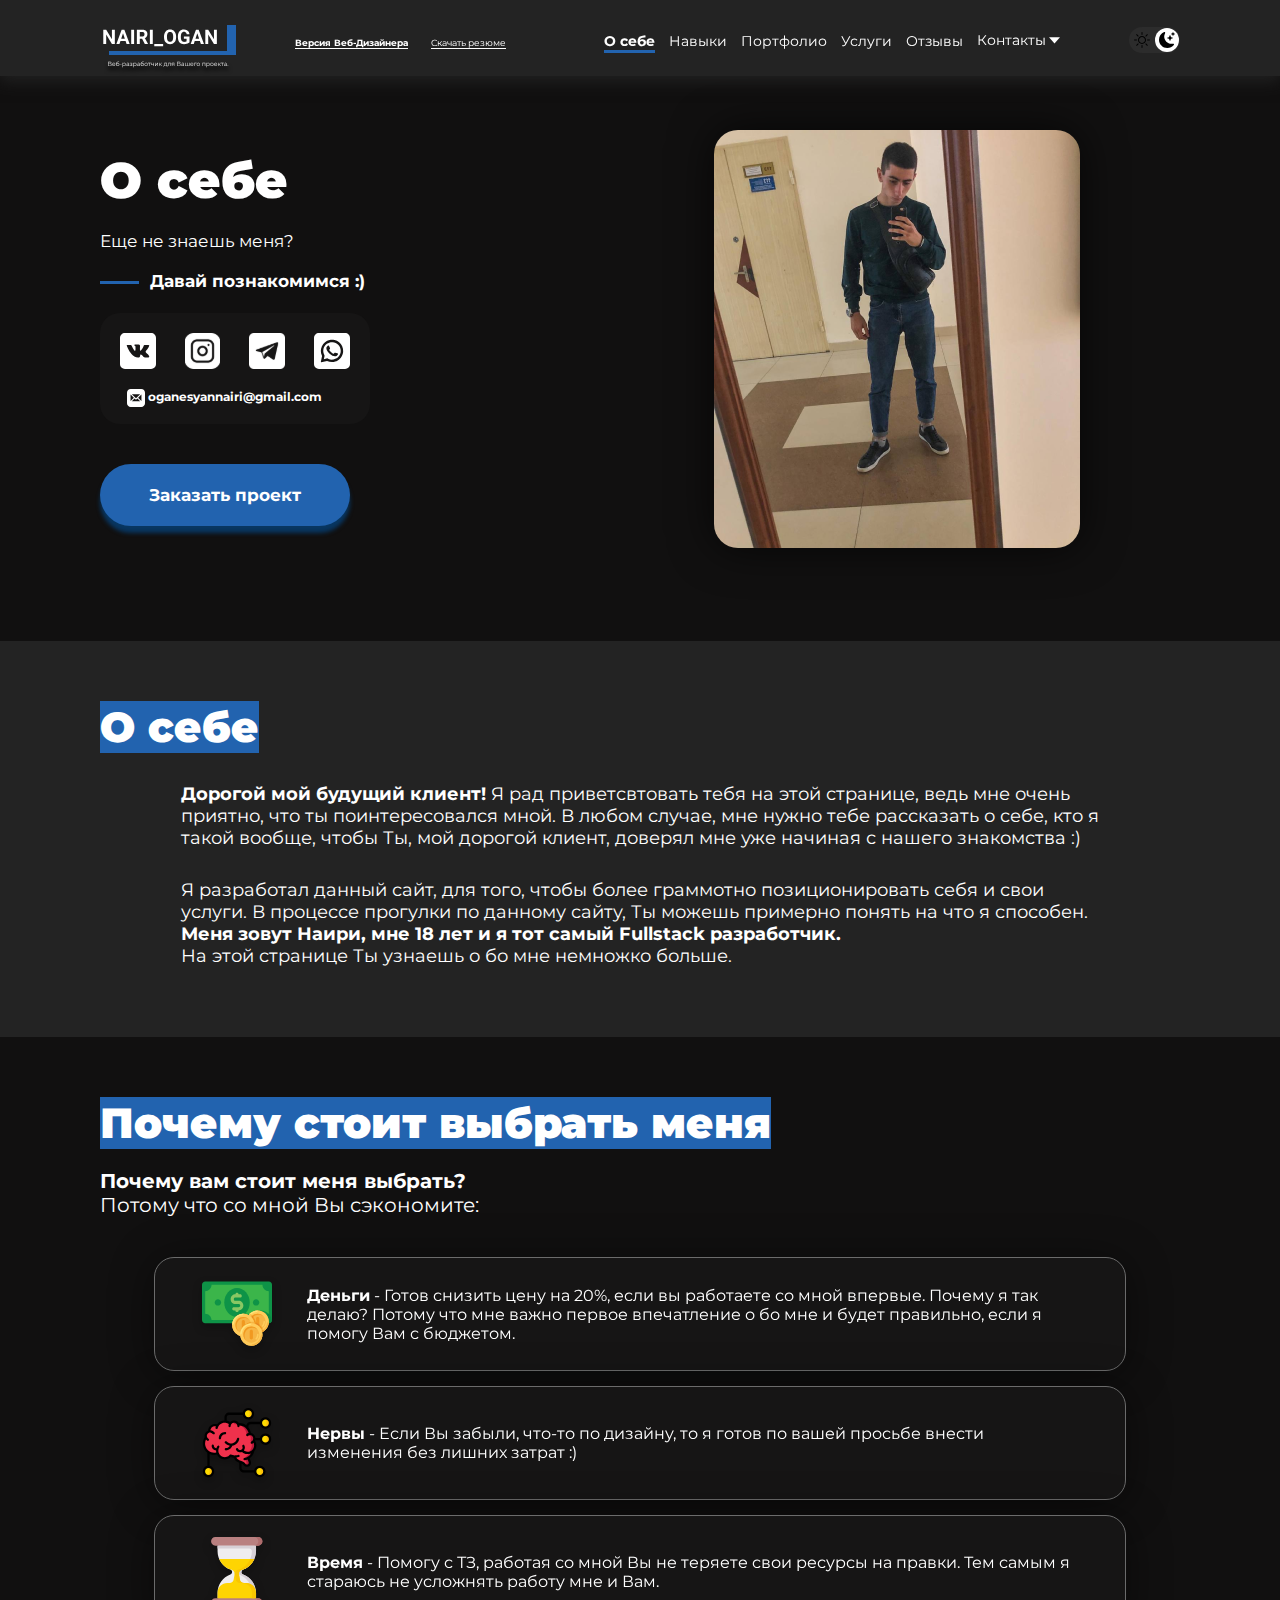
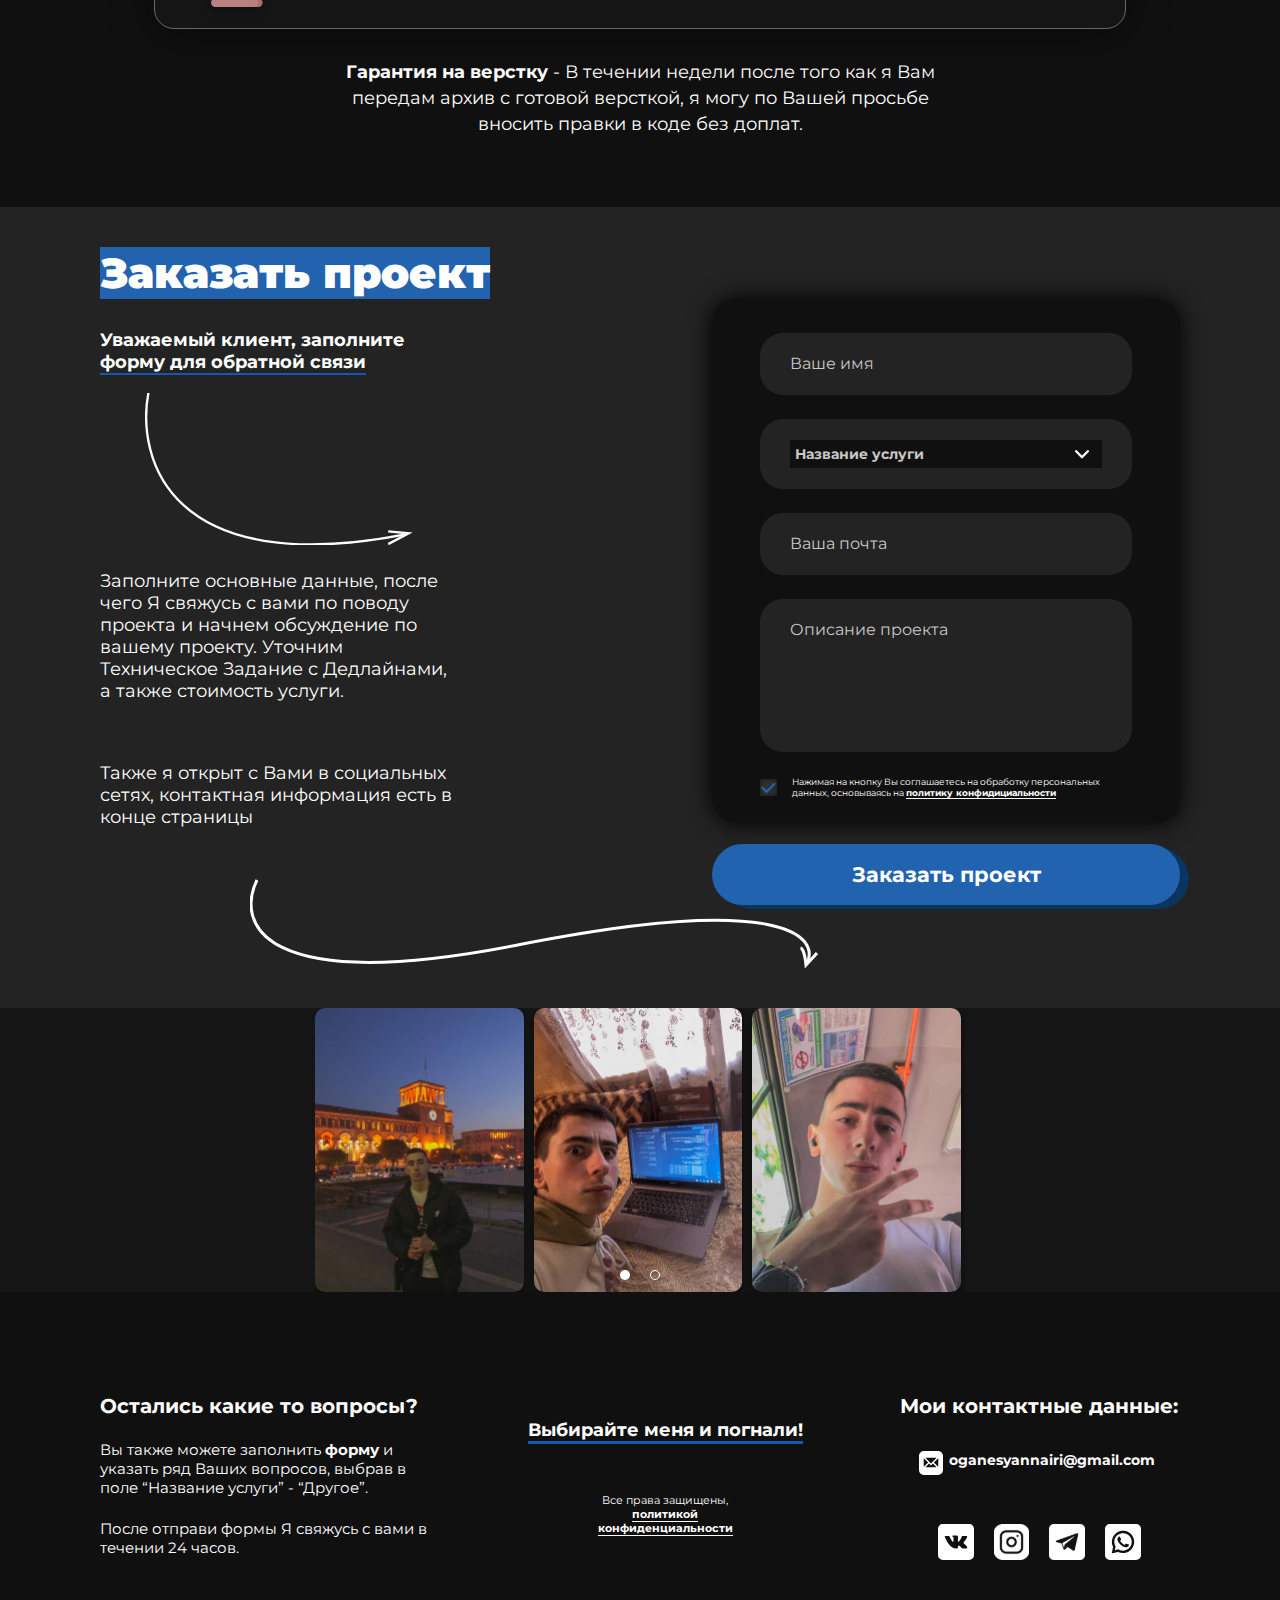
<file: about.html>
<!DOCTYPE html>
<html lang="ru">
<head>
    <meta charset="UTF-8">
    <meta http-equiv="X-UA-Compatible" content="IE=edge">
    <meta name="viewport" content="width=device-width, initial-scale=1.0">
    <title>О себе - Nairi_Ogan</title>
    <link rel="stylesheet" href="css/reset.css">
    <link rel="stylesheet" href="css/style.css">
</head>
<body>
    <!-- Кнопка scroll -->
    <div class="btn-top_block to-header">
        <img class="btn-top" src="img/icons/arrow-top.svg" alt="Наверх">
    </div>
    <!-- Меню  -->
    <div class="menu">
        <div class="container">
            <div class="menu-wrap">
                <div class="menu-list">
                    <a href="index.html"><img src="img/icons/logo.svg" alt="Логотип"></a>
                    <div class="menu-list-links">
                        <a href="#" class="menu-list__item_one menu-list__item_one_desig">Версия Веб-Дизайнера</a>
                        <p class="design-hint-warning">Пока-что в разработке!</p>
                        <a href="#" download class="menu-list__item_one">Скачать резюме</a>
                    </div>
                </div>
                <nav class="menu__body">
                    <ul class="menu-list menu-list-nav">
                        <li class="menu-list__item menu-list-nav__item menu-list__item--active"><a href="about.html">О себе</a></li>
                        <li class="menu-list__item menu-list-nav__item"><a href="index.html#parallax">Навыки</a></li>
                        <li class="menu-list__item menu-list-nav__item"><a href="index.html#portfolio">Портфолио</a></li>
                        <li class="menu-list__item menu-list-nav__item"><a href="index.html#services">Услуги</a></li>
                        <li class="menu-list__item menu-list-nav__item"><a href="index.html#feedbacks">Отзывы</a></li>
                        <li class="menu-list__item menu-list__item_contacts">
                            <p class="nav-contacts">Контакты</p>
                            <div class="menu-list__item_contacts__block-wrap">
                                <div class="menu-list__item_contacts__block">
                                    <a href="mailto:oganesyannairi@gmail.com" class="menu-list__item_contacts__block-maill menu-list-nav__item">oganesyannairi@gmail.com</a>
                                    <div class="menu-list__item_contacts__block-social-wrap">
                                        <a href="#" target="_blank" class="menu-list__item_contacts__block-social__link menu-list-nav__item">
                                            <img src="img/icons/vk.svg" alt="ВК" class="menu-list__item_contacts__block-social__img">
                                        </a>
                                        <a href="#" target="_blank" class="menu-list__item_contacts__block-social__link menu-list-nav__item">
                                            <img src="img/icons/instagram.svg" alt="Instagram" class="menu-list__item_contacts__block-social__img">
                                        </a>
                                        <a href="#" target="_blank" class="menu-list__item_contacts__block-social__link menu-list-nav__item">
                                            <img src="img/icons/telegram.svg" alt="Telegram" class="menu-list__item_contacts__block-social__img">
                                        </a>
                                        <a href="#" target="_blank" class="menu-list__item_contacts__block-social__link menu-list-nav__item">
                                            <img src="img/icons/whatsapp.svg" alt="Whatsapp" class="menu-list__item_contacts__block-social__img">
                                        </a>
                                    </div>
                                </div>
                            </div>
                        </li>
                    </ul>
                </nav>
                <div class="ui-block">
                    <button class="light-mode-btn">
                        <img src="img/icons/sun.svg" alt="Солнце" class="light-mode-btn__icon">
                        <img src="img/icons/moon.svg" alt="Луна" class="light-mode-btn__icon">
                    </button>
                    <div class="menu__burger">
                        <span></span>
                    </div>
                </div>
            </div>
        </div>
    </div>
    <header id="header" class="header-about">
        <div class="container">
            <div class="offer-about">
                <h1 class="offer-about__title">О себе</h1>
                <p class="offer-subtitle">Еще не знаешь меня?</p>
                <p class="offet-subtitle-wsarrow offet-subtitle-wsarrow-about">Давай познакомимся :)</p>
                <div class="offer-socialnetwork-block">
                    <div class="offer-socialnetwork">
                        <a href="https://vk.com/ya_yche_y_nee_v_golovee" target="_blank" class="contacts-block__link">
                            <img src="img/icons/vk.svg" alt="vk" class="contacts-block__link-img contacts-icon">
                        </a>
                        <a target="_blank" href="https://www.instagram.com/nairi_oganesyan_/?hl=ru" class="contacts-block__link">
                            <img src="img/icons/instagram.svg" alt="instagram" class="contacts-block__link-img contacts-icon">
                        </a>
                        <a href="https://t.me/noganesyan" target="_blank" class="contacts-block__link">
                            <img src="img/icons/telegram.svg" alt="telegram" class="contacts-block__link-img contacts-icon">
                        </a>
                        <a href="https://wa.me/37433777681?text=Здравствуйте%2C+у+меня+есть+вопрос" target="_blank" class="contacts-block__link">
                            <img src="img/icons/whatsapp.svg" alt="whatsapp" class="contacts-block__link-img contacts-icon">
                        </a>
                    </div>
                    <div class="offer-mail">
                        <a href="mailto:oganesyannairi@gmail.com" class="menu-list__item_contacts__block-maill menu-list-nav__item">oganesyannairi@gmail.com</a>
                    </div>
                </div>
                
                <button class="btn btn-about to-order-project">Заказать проект</button>
                <img src="img/img-about-page/me-img-2.jpg" alt="Оганесян Наири" class="offer-image offer-img">
            </div>
        </div>
    </header>
    <section class="about-me">
        <div class="container">
            <h2 class="section-title">
                О себе
            </h2>
            <p class="about-me_text">
                <strong>Дорогой мой будущий клиент!</strong> Я рад приветсвтовать тебя на этой странице, ведь мне очень приятно, что ты поинтересовался мной. В любом случае, мне нужно тебе рассказать о себе, кто я такой вообще, чтобы Ты, мой дорогой клиент, доверял мне уже начиная с нашего знакомства :)<br>
            </p>
            <p class="about-me_text">
                Я разработал данный сайт, для того, чтобы более граммотно позиционировать себя и свои услуги. В процессе прогулки по данному сайту, Ты можешь примерно понять на что я способен. <strong>Меня зовут Наири, мне 18 лет и я тот самый Fullstack разработчик.</strong><br> На этой странице Ты узнаешь о бо мне немножко больше.
            </p>
        </div>
    </section>
    <section class="why-me">
        <div class="container">
            <h2 class="section-title section_title-why-my">
                Почему стоит выбрать меня
            </h2>
            <p class="why-me-subtitle"><strong>Почему вам стоит меня выбрать?</strong></p>
            <p class="why-me-subtitle">Потому что со мной Вы сэкономите:</p>
            <div class="why-blocks">

                <div class="why-block">
                    <img src="img/img-about-page/icons/many.svg" alt="Деньги" class="mhy-block_img">
                    <p class="why-block_text">
                        <strong>Деньги</strong> - Готов снизить цену на 20%, если вы работаете со мной впервые. Почему я так делаю? Потому что мне важно первое впечатление о бо мне и будет правильно, если я помогу Вам с бюджетом.
                    </p>
                </div>

                <div class="why-block">
                    <img src="img/img-about-page/icons/brain.svg" alt="Нервы" class="mhy-block_img">
                    <p class="why-block_text">
                        <strong>Нервы</strong> - Если Вы забыли, что-то по дизайну, то я готов по вашей просьбе внести изменения без лишних затрат :)
                    </p>
                </div>
                <div class="why-block">
                    <img src="img/img-about-page/icons/time.svg" alt="Время" class="mhy-block_img mhy-block_img_min">
                    <p class="why-block_text">
                        <strong>Время</strong> - Помогу с ТЗ, работая со мной Вы не теряете свои ресурсы на правки. Тем самым я стараюсь не усложнять работу мне и Вам.
                    </p>
                </div>
            </div>
            <p class="why-me-subtitle-section">
                <strong>Гарантия на верстку</strong> - В течении недели после того как я Вам передам архив с готовой версткой, я могу по Вашей просьбе вносить правки в коде без доплат.
            </p>
        </div>
    </section>
    <section id="order-project" class="order-project">
        <div class="container">
            <h2 class="section-title">Заказать проект</h2>
            <div class="order-project-wrap">
                <div class="order-project-wrap-info">
                    <h4 class="order-project-wrap-info__title">Уважаемый клиент, заполните форму для обратной связи</h4>
                    <p class="order-project-wrap-info__text">Заполните основные данные, после чего Я свяжусь с вами по поводу проекта и начнем обсуждение по вашему проекту. Уточним Техническое Задание с Дедлайнами, а также стоимость услуги.</p>
                    <p class="order-project-wrap-info__text">Также я открыт с Вами в социальных сетях, контактная информация есть в конце страницы</p>
                </div>
                <div class="order-project-form">
                    <form action="#" class="form" id="form">
                        <input id="user-name" name="user-name" type="text" placeholder="Ваше имя" class="input" autocomplete="off" required>
                        <div class="select input">
                            <select id="order-name" name="order-name" class="select-active">
                                <option value="default" selected disabled>Название услуги</option>
                                <option value="landing">Лендинг</option>
                                <option value="multipage">Многостраничник</option>
                                <option value="on-wordpress">Посадка на WORDPRESS</option>
                                <option value="site-key">Сайт под ключ</option>
                                <option value="speed-up-download">Скорость загрузки</option>
                                <option value="code-improvement">Доработка кода</option>
                                <option value="optimiz">Оптимизация</option>
                                <option value="design">Дизайн</option>
                                <option value="seo">SEO</option>
                                <option value="other">Другое</option>
                            </select>
                        </div>
                        <input id="user-mail" name="user-mail" type="email" placeholder="Ваша почта" class="input" autocomplete="off" required>
                        <textarea id="description" name="description" placeholder="Описание проекта" class="input input-desc" required></textarea>
                        <label class="checkbox-wrap">
                            <input type="checkbox" checked name="policy-active" class="checkbox" required>
                            <span class="custom-checkbox"></span>
                            <p class="checkbox-text">Нажимая на кнопку Вы соглашаетесь на обработку персональных данных, основываясь на <a href="privacy-policy.html"><strong>политику конфидициальности</strong></a></p>
                        </label>
                        <button type="submit" class="form-btn" title="Нажми меня :3" >Заказать проект</button>
                    </form>
                </div>
            </div>
        </div>
    </section>
    <section class="about-me-galery">
        <div class="container">
            <div class="about-galery-block slider-me">
                <img src="img/img-about-page/galary-me-1.jpg" alt="Оганесян Наири" class="about-galery-block__item slider__item">
                <img src="img/img-about-page/galary-me-2.jpg" alt="Оганесян Наири" class="about-galery-block__item slider__item">
                <img src="img/img-about-page/galary-me-3.jpg" alt="Оганесян Наири" class="about-galery-block__item slider__item">
                <img src="img/img-about-page/galary-me-4.jpg" alt="Оганесян Наири" class="about-galery-block__item slider__item">
                <img src="img/img-about-page/galary-me-5.jpg" alt="Оганесян Наири" class="about-galery-block__item slider__item">
                <img src="img/img-about-page/galary-me-5.jpg" alt="Оганесян Наири" class="about-galery-block__item slider__item">
            </div>
        </div>
    </section>
    <footer class="footer">
        <div class="container">
            <div class="footer-wrapper">
                <div class="footer-wrapper-question">
                    <h3 class="footer-wrapper-question_title">Остались какие то вопросы?</h3>
                    <div class="footer-wrapper-question_text">Вы также можете заполнить <a href="index.html#order-project">форму</a> и указать ряд Ваших вопросов, выбрав в поле “Название услуги” - “Другое”.</div>
                    <div class="footer-wrapper-question_text">После отправи формы Я свяжусь с вами в течении 24 часов.</div>
                </div>
                <div class="footer-wrapper-main">
                    <h3 class="footer-wrapper-main_title">Выбирайте меня и погнали!</h3>
                    <p class="footer-wrapper-main_description">Все права защищены,<br><a href="privacy-policy.html">политикой конфиденциальности</a></p>
                </div>
                <div class="footer-wrapper-contacts">
                    <h3 class="footer-wrapper-contacts_title footer-wrapper-question_title">Мои контактные данные:</h3>
                    <a href="mailto:oganesyannairi@gmail.com" class="footer-wrapper-contacts_mail">oganesyannairi@gmail.com</a>
                    <div class="footer-wrapper-contacts-block">
                        <a href="https://vk.com/ya_yche_y_nee_v_golovee" target="_blank" class="contacts-block__link">
                            <img src="img/icons/vk.svg" alt="ВК" class="contacts-block__link-img">
                        </a>
                        <a target="_blank" href="https://www.instagram.com/nairi_oganesyan_/?hl=ru" class="contacts-block__link">
                            <img src="img/icons/instagram.svg" alt="Instagram" class="contacts-block__link-img">
                        </a>
                        <a href="https://t.me/noganesyan" target="_blank" class="contacts-block__link">
                            <img src="img/icons/telegram.svg" alt="Telegram" class="contacts-block__link-img">
                        </a>
                        <a href="https://wa.me/37433777681?text=Здравствуйте%2C+у+меня+есть+вопрос" target="_blank" class="contacts-block__link">
                            <img src="img/icons/whatsapp.svg" alt="Whatsapp" class="contacts-block__link-img">
                        </a>
                    </div>
                </div>
            </div>
        </div>
    </footer>

    <script src="js/jquery-3.6.4.min.js"></script>
    <script src="js/slick.min.js"></script>
    <script src="js/main.js"></script>
</body>
</html>
</file>
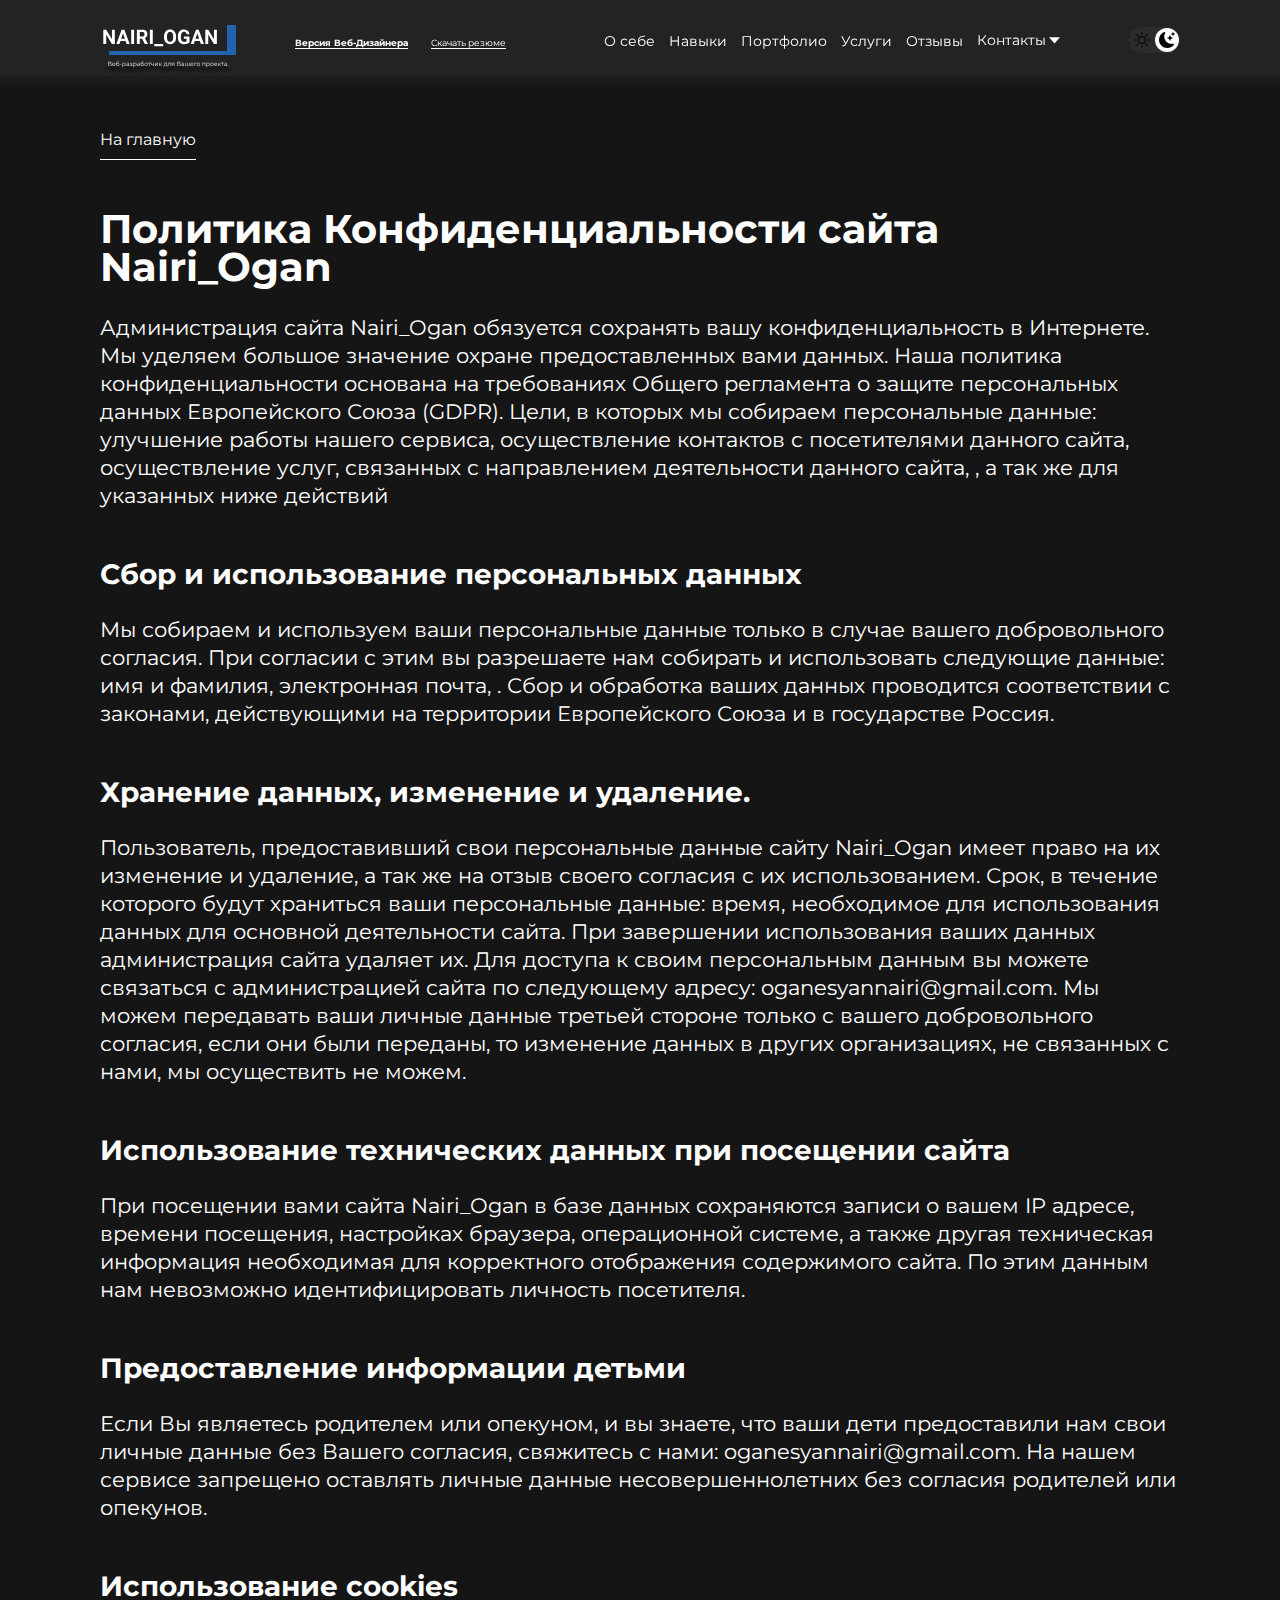
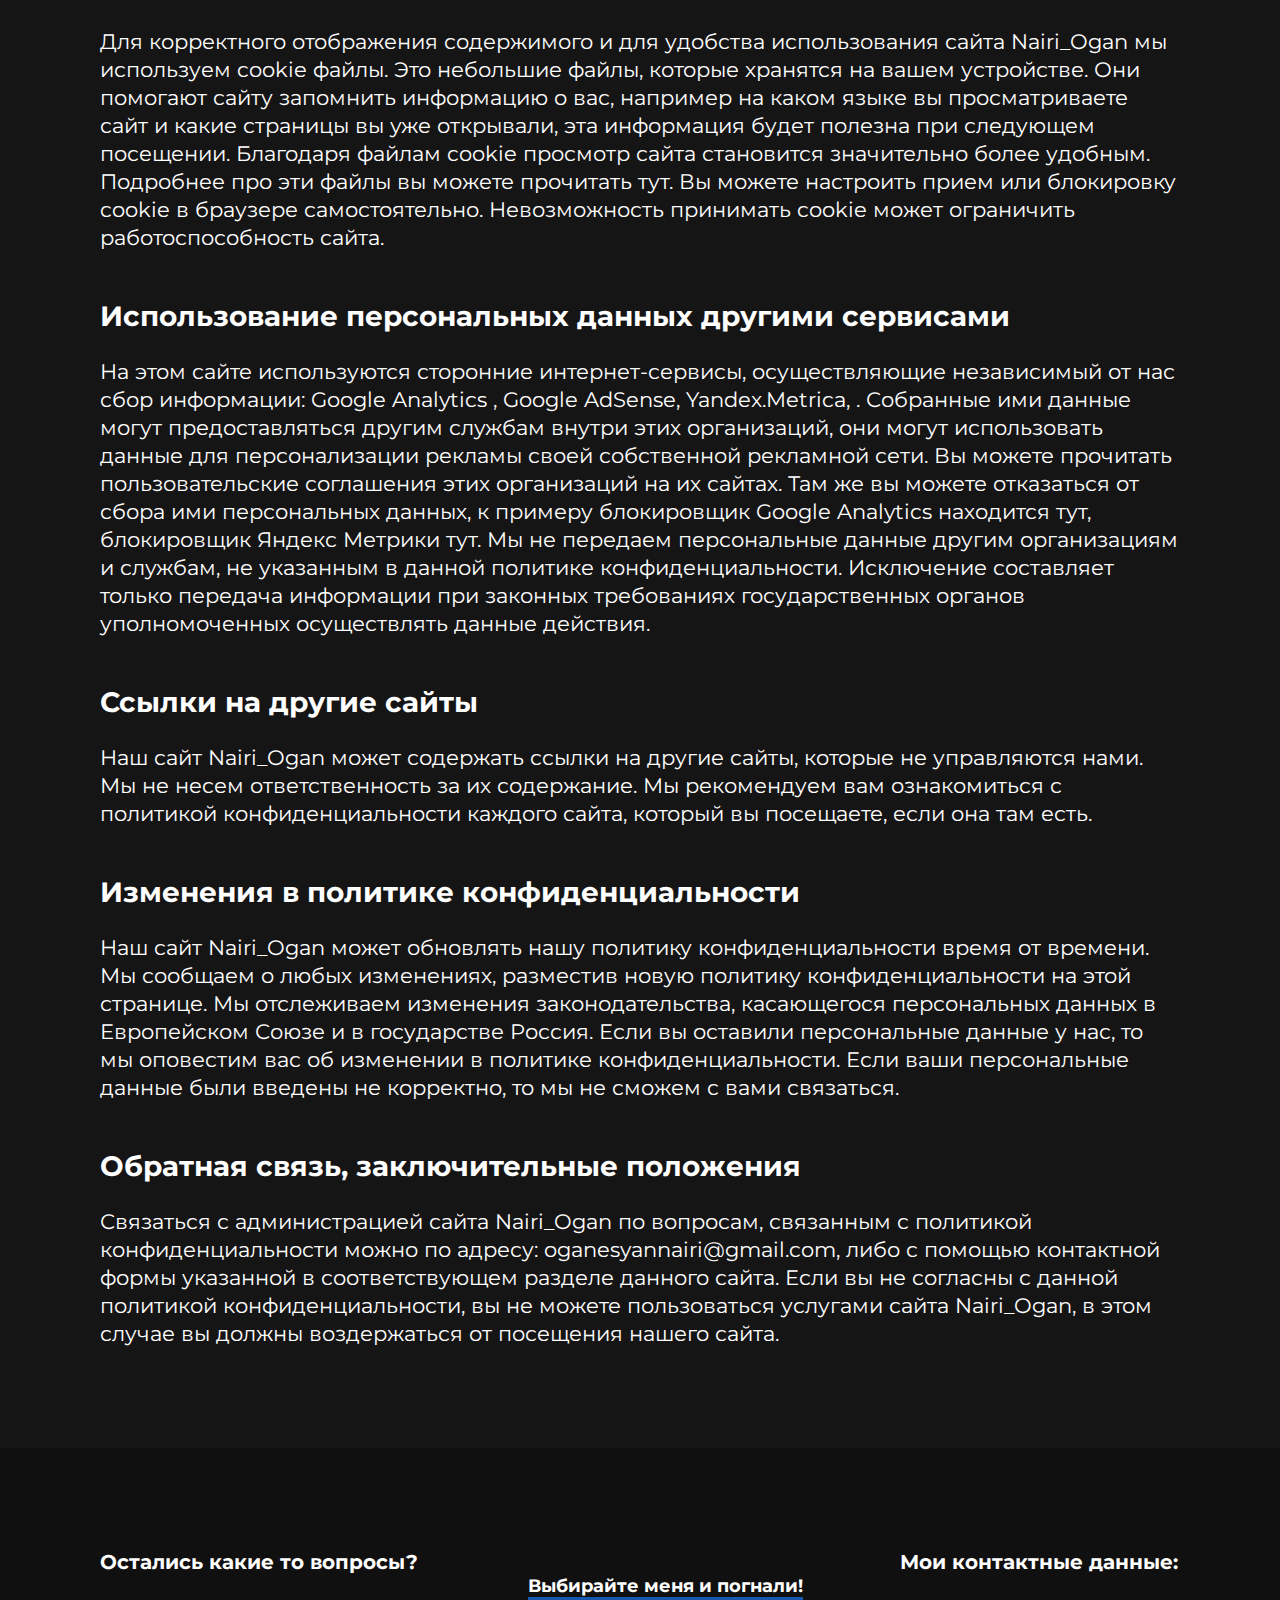
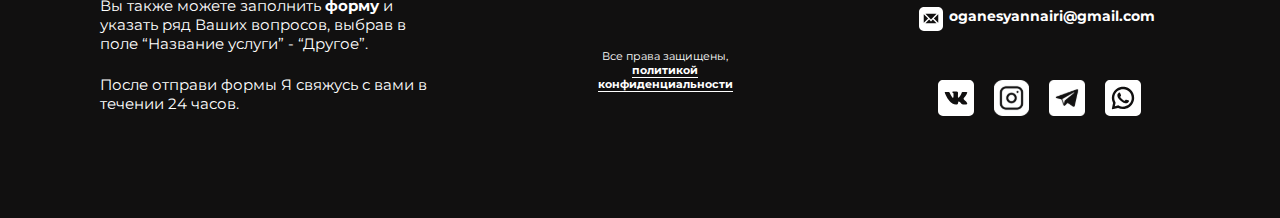
<file: privacy-policy.html>
<!DOCTYPE html>
<html lang="ru">
<head>
    <meta charset="UTF-8">
    <meta http-equiv="X-UA-Compatible" content="IE=edge">
    <meta name="viewport" content="width=device-width, initial-scale=1.0">
    <title>Политика Конфиденциальности сайта Nairi_Ogan</title>
    <link rel="stylesheet" href="css/reset.css">
    <link rel="stylesheet" href="css/style.css">
</head>
<body>
    <!-- Кнопка scroll -->
    <div class="btn-top_block to-header">
        <img class="btn-top" src="img/icons/arrow-top.svg" alt="Наверх">
    </div>
    <!-- Меню  -->
    <div class="menu">
        <div class="container">
            <div class="menu-wrap">
                <div class="menu-list">
                    <a href="index.html"><img src="img/icons/logo.svg" alt="Логотип"></a>
                    <div class="menu-list-links">
                        <a href="#" class="menu-list__item_one menu-list__item_one_desig">Версия Веб-Дизайнера</a>
                        <p class="design-hint-warning">Пока-что в разработке!</p>
                        <a href="#" download class="menu-list__item_one">Скачать резюме</a>
                    </div>
                </div>
                <nav class="menu__body">
                    <ul class="menu-list menu-list-nav">
                        <li class="menu-list__item menu-list-nav__item"><a href="about.html">О себе</a></li>
                        <li class="menu-list__item menu-list-nav__item"><a href="index.html#parallax">Навыки</a></li>
                        <li class="menu-list__item menu-list-nav__item"><a href="index.html#portfolio">Портфолио</a></li>
                        <li class="menu-list__item menu-list-nav__item"><a href="index.html#services">Услуги</a></li>
                        <li class="menu-list__item menu-list-nav__item"><a href="index.html#feedbacks">Отзывы</a></li>
                        <li class="menu-list__item menu-list__item_contacts">
                            <p class="nav-contacts">Контакты</p>
                            <div class="menu-list__item_contacts__block-wrap">
                                <div class="menu-list__item_contacts__block">
                                    <a href="mailto:oganesyannairi@gmail.com" class="menu-list__item_contacts__block-maill menu-list-nav__item">oganesyannairi@gmail.com</a>
                                    <div class="menu-list__item_contacts__block-social-wrap">
                                        <a href="#" target="_blank" class="menu-list__item_contacts__block-social__link menu-list-nav__item">
                                            <img src="img/icons/vk.svg" alt="ВК" class="menu-list__item_contacts__block-social__img">
                                        </a>
                                        <a href="#" target="_blank" class="menu-list__item_contacts__block-social__link menu-list-nav__item">
                                            <img src="img/icons/instagram.svg" alt="Instagram" class="menu-list__item_contacts__block-social__img">
                                        </a>
                                        <a href="#" target="_blank" class="menu-list__item_contacts__block-social__link menu-list-nav__item">
                                            <img src="img/icons/telegram.svg" alt="Telegram" class="menu-list__item_contacts__block-social__img">
                                        </a>
                                        <a href="#" target="_blank" class="menu-list__item_contacts__block-social__link menu-list-nav__item">
                                            <img src="img/icons/whatsapp.svg" alt="Whatsapp" class="menu-list__item_contacts__block-social__img">
                                        </a>
                                    </div>
                                </div>
                            </div>
                        </li>
                    </ul>
                </nav>
                <div class="ui-block">
                    <button class="light-mode-btn">
                        <img src="img/icons/sun.svg" alt="Солнце" class="light-mode-btn__icon">
                        <img src="img/icons/moon.svg" alt="Луна" class="light-mode-btn__icon">
                    </button>
                    <div class="menu__burger">
                        <span></span>
                    </div>
                </div>
            </div>
        </div>
    </div>
    <main id="header" class="privacy-policy">
        <div class="container">
            <div class="home-btn-wrap">
                <a href="index.html" class="to-home">На главную</a>
            </div>
            
            <p class="privacy-policy-text">
                <span>Политика Конфиденциальности сайта Nairi_Ogan</span><br> Администрация сайта Nairi_Ogan обязуется сохранять вашу конфиденциальность в Интернете. Мы уделяем большое значение охране предоставленных вами данных. Наша политика конфиденциальности основана на требованиях Общего регламента о защите персональных данных Европейского Союза (GDPR). Цели, в которых мы собираем персональные данные: улучшение работы нашего сервиса, осуществление контактов с посетителями данного сайта, осуществление услуг, связанных с направлением деятельности данного сайта, , а так же для указанных ниже действий<br><span>Сбор и использование персональных данных</span><br>Мы собираем и используем ваши персональные данные только в случае вашего добровольного согласия. При согласии с этим вы разрешаете нам собирать и использовать следующие данные: имя и фамилия, электронная почта, . Сбор и обработка ваших данных проводится соответствии с законами, действующими на территории Европейского Союза и в государстве Россия.<br><span>Хранение данных, изменение и удаление.</span><br>Пользователь, предоставивший свои персональные данные сайту Nairi_Ogan имеет право на их изменение и удаление, а так же на отзыв своего согласия с их использованием. Срок, в течение которого будут храниться ваши персональные данные: время, необходимое для использования данных для основной деятельности сайта. При завершении использования ваших данных администрация сайта удаляет их. Для доступа к своим персональным данным вы можете связаться с администрацией сайта по следующему адресу: oganesyannairi@gmail.com. Мы можем передавать ваши личные данные третьей стороне только с вашего добровольного согласия, если они были переданы, то изменение данных в других организациях, не связанных с нами, мы осуществить не можем.<br><span>Использование технических данных при посещении сайта</span><br>При посещении вами сайта Nairi_Ogan в базе данных сохраняются записи о вашем IP адресе, времени посещения, настройках браузера, операционной системе, а также другая техническая информация необходимая для корректного отображения содержимого сайта. По этим данным нам невозможно идентифицировать личность посетителя.<br><span>Предоставление информации детьми</span><br>Если Вы являетесь родителем или опекуном, и вы знаете, что ваши дети предоставили нам свои личные данные без Вашего согласия, свяжитесь с нами: oganesyannairi@gmail.com. На нашем сервисе запрещено оставлять личные данные несовершеннолетних без согласия родителей или опекунов.<br><span>Использование cookies</span><br>Для корректного отображения содержимого и для удобства использования сайта Nairi_Ogan мы используем cookie файлы. Это небольшие файлы, которые хранятся на вашем устройстве. Они помогают сайту запомнить информацию о вас, например на каком языке вы просматриваете сайт и какие страницы вы уже открывали, эта информация будет полезна при следующем посещении. Благодаря файлам cookie просмотр сайта становится значительно более удобным. Подробнее про эти файлы вы можете прочитать тут. Вы можете настроить прием или блокировку cookie в браузере самостоятельно. Невозможность принимать cookie может ограничить работоспособность сайта.<br><span>Использование персональных данных другими сервисами</span><br>На этом сайте используются сторонние интернет-сервисы, осуществляющие независимый от нас сбор информации: Google Analytics , Google AdSense, Yandex.Metrica, . Собранные ими данные могут предоставляться другим службам внутри этих организаций, они могут использовать данные для персонализации рекламы своей собственной рекламной сети.  Вы можете прочитать пользовательские соглашения этих организаций на их сайтах. Там же вы можете отказаться от сбора ими персональных данных, к примеру блокировщик Google Analytics находится тут, блокировщик Яндекс Метрики тут. Мы не передаем персональные данные другим организациям и службам, не указанным в данной политике конфиденциальности. Исключение составляет только передача информации при законных требованиях государственных органов уполномоченных осуществлять данные действия.<br><span>Ссылки на другие сайты</span><br>Наш сайт Nairi_Ogan может содержать ссылки на другие сайты, которые не управляются нами. Мы не несем ответственность за их содержание. Мы рекомендуем вам ознакомиться с политикой конфиденциальности каждого сайта, который вы посещаете, если она там есть.<br><span>Изменения в политике конфиденциальности</span><br>Наш сайт Nairi_Ogan может обновлять нашу политику конфиденциальности время от времени. Мы сообщаем о любых изменениях, разместив новую политику конфиденциальности на этой странице. Мы отслеживаем изменения законодательства, касающегося персональных данных в Европейском Союзе и в государстве Россия. Если вы оставили персональные данные у нас, то мы оповестим вас об изменении в политике конфиденциальности. Если ваши персональные данные были введены не корректно, то мы не сможем с вами связаться.<br><span>Обратная связь, заключительные положения</span><br>Связаться с администрацией сайта Nairi_Ogan по вопросам, связанным с политикой конфиденциальности можно по адресу: oganesyannairi@gmail.com, либо с помощью контактной формы указанной в соответствующем разделе данного сайта. Если вы не согласны с данной политикой конфиденциальности, вы не можете пользоваться услугами сайта Nairi_Ogan, в этом случае вы должны воздержаться от посещения нашего сайта.
            </p>
        </div>
    </main>
    <footer class="footer footer-black">
        <div class="container">
            <div class="footer-wrapper">
                <div class="footer-wrapper-question">
                    <h3 class="footer-wrapper-question_title">Остались какие то вопросы?</h3>
                    <div class="footer-wrapper-question_text">Вы также можете заполнить <a href="index.html#order-project">форму</a> и указать ряд Ваших вопросов, выбрав в поле “Название услуги” - “Другое”.</div>
                    <div class="footer-wrapper-question_text">После отправи формы Я свяжусь с вами в течении 24 часов.</div>
                </div>
                <div class="footer-wrapper-main">
                    <h3 class="footer-wrapper-main_title">Выбирайте меня и погнали!</h3>
                    <p class="footer-wrapper-main_description">Все права защищены,<br><a href="privacy-policy.html" class="to-header">политикой конфиденциальности</a></p>
                </div>
                <div class="footer-wrapper-contacts">
                    <h3 class="footer-wrapper-contacts_title footer-wrapper-question_title">Мои контактные данные:</h3>
                    <a href="mailto:oganesyannairi@gmail.com" class="footer-wrapper-contacts_mail">oganesyannairi@gmail.com</a>
                    <div class="footer-wrapper-contacts-block">
                        <a href="https://vk.com/ya_yche_y_nee_v_golovee" target="_blank" class="contacts-block__link">
                            <img src="img/icons/vk.svg" alt="ВК" class="contacts-block__link-img">
                        </a>
                        <a target="_blank" href="https://www.instagram.com/nairi_oganesyan_/?hl=ru" class="contacts-block__link">
                            <img src="img/icons/instagram.svg" alt="Instagram" class="contacts-block__link-img">
                        </a>
                        <a href="https://t.me/noganesyan" target="_blank" class="contacts-block__link">
                            <img src="img/icons/telegram.svg" alt="Telegram" class="contacts-block__link-img">
                        </a>
                        <a href="https://wa.me/37433777681?text=Здравствуйте%2C+у+меня+есть+вопрос" target="_blank" class="contacts-block__link">
                            <img src="img/icons/whatsapp.svg" alt="Whatsapp" class="contacts-block__link-img">
                        </a>
                    </div>
                </div>
            </div>
        </div>
    </footer>


    <script src="js/jquery-3.6.4.min.js"></script>
    <script src="js/slick.min.js"></script>
    <script src="js/main.js"></script>
</body>
</html>
</file>
<file: css/style.css>
.btn-top,.menu{position:fixed;z-index:100}.slider__item,a,input:focus,select:focus,textarea:focus{outline:0}@font-face{font-display:swap;font-family:Montserrat;font-style:normal;font-weight:400;src:url('../fonts/montserrat-v25-cyrillic_latin-regular.eot');src:url('../fonts/montserrat-v25-cyrillic_latin-regular.eot?#iefix') format('embedded-opentype'),url('../fonts/montserrat-v25-cyrillic_latin-regular.woff2') format('woff2'),url('../fonts/montserrat-v25-cyrillic_latin-regular.woff') format('woff'),url('../fonts/montserrat-v25-cyrillic_latin-regular.ttf') format('truetype'),url('../fonts/montserrat-v25-cyrillic_latin-regular.svg#Montserrat') format('svg')}@font-face{font-display:swap;font-family:Montserrat;font-style:italic;font-weight:500;src:url('../fonts/montserrat-v25-cyrillic_latin-500italic.eot');src:url('../fonts/montserrat-v25-cyrillic_latin-500italic.eot?#iefix') format('embedded-opentype'),url('../fonts/montserrat-v25-cyrillic_latin-500italic.woff2') format('woff2'),url('../fonts/montserrat-v25-cyrillic_latin-500italic.woff') format('woff'),url('../fonts/montserrat-v25-cyrillic_latin-500italic.ttf') format('truetype'),url('../fonts/montserrat-v25-cyrillic_latin-500italic.svg#Montserrat') format('svg')}@font-face{font-display:swap;font-family:Montserrat;font-style:normal;font-weight:700;src:url('../fonts/montserrat-v25-cyrillic_latin-700.eot');src:url('../fonts/montserrat-v25-cyrillic_latin-700.eot?#iefix') format('embedded-opentype'),url('../fonts/montserrat-v25-cyrillic_latin-700.woff2') format('woff2'),url('../fonts/montserrat-v25-cyrillic_latin-700.woff') format('woff'),url('../fonts/montserrat-v25-cyrillic_latin-700.ttf') format('truetype'),url('../fonts/montserrat-v25-cyrillic_latin-700.svg#Montserrat') format('svg')}@font-face{font-display:swap;font-family:Montserrat;font-style:normal;font-weight:900;src:url('../fonts/montserrat-v25-cyrillic_latin-900.eot');src:url('../fonts/montserrat-v25-cyrillic_latin-900.eot?#iefix') format('embedded-opentype'),url('../fonts/montserrat-v25-cyrillic_latin-900.woff2') format('woff2'),url('../fonts/montserrat-v25-cyrillic_latin-900.woff') format('woff'),url('../fonts/montserrat-v25-cyrillic_latin-900.ttf') format('truetype'),url('../fonts/montserrat-v25-cyrillic_latin-900.svg#Montserrat') format('svg')}:root{--black-rel:#000;--black:#161515;--black-2:#232323;--black-3:#2C2C2C;--black-4:#1D1D1D;--black-5:#1D1D1D;--black-5:#181818;--black-6:#1b1b1b;--black-7:#3d3d3d;--black-8:#262626;--black-9:#2F2F2F;--black-10:#111010;--gray:#B4B4B4;--gray-2:#9E9E9E;--white:#fff;--white-2:#D4D6DF;--white-3:#EEF0FB;--white-4:#BDC4E3;--white-5:#C8C8C8;--blue:#2263AF;--blue-2:#1658B1;--blue-3:#3D82D3;--blue-4:#1b4d86;--header-text:var(--white);--accent:var(--blue);--page-bg:var(--black);--page-bg-2:var(--black-2);--page-bg-3:var(--black-10);--text-color:var(--white);--cart-bg:var(--black-2);--text-shadow:var(--blue-2);--tabs-bg:var(--black-3);--tabs-bg-main:var(--black-2);--tabs-bg-main-2:var(--black-5);--tabs-menu-item:var(--black-rel);--tabs-menu-item-hover:var(--black-6);--form:var(--black-2);--placeholer:var(--white-5);--select:var(--black-8);--checkox:var(--black-9);--btn-hover:var(--blue-4);--portfolio-linear-b:var(--black-10);--popup-bg:var(--black-10);--social-bg:var(--black);--feedback-bg:var(--black);--scroll-bar:var(--black-7);--add-feedback:var(--gray-2);--form-2:var(--black-10)}.light{--accent:var(--blue-3);--page-bg:var(--white-2);--page-bg-2:var(--white-4);--page-bg-3:var(--white-2);--text-color:var(--black-4);--cart-bg:var(--white-3);--text-shadow:var(--black);--tabs-bg:var(--white-3);--tabs-bg-main:var(--white-4);--tabs-bg-main-2:var(--white-2);--tabs-menu-item:var(--black-5);--tabs-menu-item-hover:var(--black-7);--form:var(--white-4);--placeholer:var(--black-4);--select:var(--white-4);--checkox:var(--white-4);--btn-hover:var(--blue-2);--portfolio-linear-b:var(--black-6);--popup-bg:var(--white-4);--social-bg:var(--white-4);--feedback-bg:var(--white-2);--scroll-bar:var(--white-4);--add-feedback:var(--black-9);--form-2:var(--white-3)}html{scroll-behavior:smooth}body{font-family:Montserrat,sans-serif;font-display:swap;font-style:normal;font-weight:400;overflow-x:hidden;cursor:default;background-color:var(--page-bg);color:var(--text-color)}a{color:var(--white)}.container{width:1080px;margin:0 auto}.btn-top{width:40px;height:40px;bottom:40px;right:30px;opacity:0;visibility:hidden;-webkit-transition:.5s;-o-transition:.5s;transition:.5s;cursor:pointer;-webkit-filter:drop-shadow(1px 4px 4px #060606);filter:drop-shadow(1px 4px 4px #060606)}.btn-top-active,.design-hint-warning.active,.menu-list__item_contacts:hover .menu-list__item_contacts__block-wrap,.popup.open{visibility:visible;opacity:1}.btn-top:hover{color:#000}.btn-top-active{-webkit-transition:.5s;-o-transition:.5s;transition:.5s}::-webkit-scrollbar{width:15px}.menu,.menu::before{top:0;left:0;width:100%}::-webkit-scrollbar-track{background:var(--scroll-bar);-webkit-box-shadow:0 0 3px rgba(0,0,0,.5) inset;box-shadow:0 0 3px rgba(0,0,0,.5) inset}::-webkit-scrollbar-thumb{background:var(--accent);border-radius:8px;border:3px solid #003f91}::-webkit-scrollbar-thumb:hover{background:#0c3770}.menu{height:76px}.menu::before{content:'';position:absolute;height:100%;background:var(--black-2);-webkit-box-shadow:0 5px 15px #222;box-shadow:0 5px 15px #222;z-index:3}.checkbox-wrap,.menu-list,.menu-wrap,.menu__body,.parallax-content{display:-webkit-box;display:-ms-flexbox;display:flex;-webkit-box-pack:justify;-ms-flex-pack:justify;justify-content:space-between;-webkit-box-align:center;-ms-flex-align:center;align-items:center}.menu-wrap{position:relative;height:80px}.menu-list{position:relative;z-index:5}.menu__burger,.tabs-skills-content{display:none}.menu-list img{margin-top:17px}.menu-list-links{margin-left:59px;position:relative}.menu-list__item_one{border-bottom:1px solid var(--white);font-size:9px;-webkit-transition:color .2s;-o-transition:color .2s;transition:color .2s}.menu-list__item_one:hover{color:var(--gray);border-bottom:1px solid var(--gray)}.menu-list__item_one_desig{font-weight:700;font-size:9px;margin-right:19px}.design-hint-warning{font-weight:400;font-size:11px;color:#ff4d4d;position:absolute;bottom:-20px;left:-9px;opacity:0;visibility:hidden;-webkit-transition:.3s;-o-transition:.3s;transition:.3s}.menu-list__item a,.menu-list__item p{font-weight:400;font-size:14px;margin-left:14px;-webkit-transition:color .2s;-o-transition:color .2s;transition:color .2s;color:var(--header-text)}.footer-wrapper-question_text a:hover,.menu-list__item a:hover,.menu-list__item p:hover{color:var(--gray)}.menu-list__item--active a{font-weight:700;border-bottom:3px solid var(--accent)}.nav-contacts{position:relative}.nav-contacts::before{position:absolute;content:'';top:6px;right:-14px;background:url('../img/icons/nav-arrow.svg') center/cover no-repeat;width:11px;height:7px}.menu-list__item_contacts{position:relative;cursor:pointer}.menu-list__item_contacts__block-wrap{position:absolute;top:15px;right:-61px;padding:20px;opacity:0;visibility:hidden;-webkit-transition:.3s;-o-transition:.3s;transition:.3s}.menu-list__item_contacts__block{width:271px;height:93px;padding:20px;background:#232323;border-radius:24px;display:-webkit-box;display:-ms-flexbox;display:flex;-webkit-box-pack:center;-ms-flex-pack:center;justify-content:center;-webkit-box-align:center;-ms-flex-align:center;align-items:center;-webkit-box-orient:vertical;-webkit-box-direction:normal;-ms-flex-direction:column;flex-direction:column;-webkit-filter:drop-shadow(0px 3px 4px #000000);filter:drop-shadow(0px 3px 4px #000000)}.menu-list__item_contacts__block-maill{font-weight:700!important;font-size:12px!important;color:var(--white)!important;position:relative;-webkit-transition:-webkit-transform .3s!important;transition:transform .3s!important;-o-transition:transform .3s!important;transition:transform .3s,-webkit-transform .3s!important}.btn,.title-bg{color:var(--white)}.menu-list__item_contacts__block-maill:hover{-webkit-transform:translateX(-3px);-ms-transform:translateX(-3px);transform:translateX(-3px)}.menu-list__item_contacts__block-maill::before{position:absolute;content:'';background:url('../img/icons/mail.svg') center/cover no-repeat;height:18px;width:18px;left:-21px}.btn,.title-bg{background:var(--accent)}.menu-list__item_contacts__block-social__img{width:30px;height:30px;-webkit-transition:-webkit-transform .3s;transition:transform .3s;-o-transition:transform .3s;transition:transform .3s,-webkit-transform .3s}.menu-list__item_contacts__block-social__img:hover{-webkit-transform:translateY(-3px);-ms-transform:translateY(-3px);transform:translateY(-3px)}.header{padding-top:110px;margin-top:76px;padding-bottom:35px}.offer-title{font-weight:800;font-size:43px;line-height:26px}.title-small{font-size:20px;line-height:15px}.btn,.offet-subtitle-wsarrow{font-size:17px;font-weight:700}.offer-subtitle{font-weight:400;font-size:17px;margin-top:20px}.offet-subtitle-wsarrow{position:relative;padding-left:50px;margin-top:20px;margin-bottom:42px}.offet-subtitle-wsarrow::before{position:absolute;content:'';width:39px;height:3px;background:var(--accent);top:50%;left:0}.btn{-webkit-box-shadow:0 7px 4px #083661;box-shadow:0 7px 4px #083661;border-radius:55px;padding:21px 49px;-webkit-transition:background .2s;-o-transition:background .2s;transition:background .2s}.btn:hover{background:var(--btn-hover);-webkit-box-shadow:0 7px 4px #072c4e;box-shadow:0 7px 4px #072c4e}.offer-wrap{position:relative;display:-webkit-box;display:-ms-flexbox;display:flex;-webkit-box-pack:justify;-ms-flex-pack:justify;justify-content:space-between;height:305px}.offer{position:absolute;top:0;left:0}.header-img{position:absolute;pointer-events:none;right:0;top:-85px;width:565px;height:377px;-webkit-filter:drop-shadow(0px 0px 22px #060606);filter:drop-shadow(0px 0px 22px #060606)}.header-img img{width:100%;height:100%;-o-object-fit:cover;object-fit:cover;border-radius:13px}.header-hint-block{display:-webkit-box;display:-ms-flexbox;display:flex;-webkit-box-pack:end;-ms-flex-pack:end;justify-content:flex-end;-webkit-box-align:center;-ms-flex-align:center;align-items:center}.header-hint-block__item-title{font-weight:700;font-size:15px;line-height:18px;z-index:10;position:absolute;padding:8px 22px 0;color:var(--white)}.header-hint-block__item-desc{font-weight:400;font-size:12px;line-height:15px;z-index:10;position:absolute;top:0;left:0;margin-top:31px;padding:8px 22px;color:var(--text-color)}.header-hint-block__item{position:relative;display:-webkit-box;display:-ms-flexbox;display:flex;-webkit-box-pack:center;-ms-flex-pack:center;justify-content:center;width:264px;height:140px;background:var(--cart-bg);border-radius:15px;margin-right:10px;margin-top:20px;-webkit-transition:.4s;-o-transition:.4s;transition:.4s;-webkit-filter:drop-shadow(0px 0px 7px #060606);filter:drop-shadow(0px 0px 7px #060606)}.light-mode-btn,.ui-block{z-index:5;display:-webkit-box;display:-ms-flexbox}.feedback-wrap__block__link,.header-hint-text{-webkit-transition:color .2s;-o-transition:color .2s}.header-hint-block__item:hover{-webkit-transform:translateY(-4px);-ms-transform:translateY(-4px);transform:translateY(-4px)}.header-hint-block__item:last-child{margin-right:0}.header-hint-block__item::before{position:absolute;content:'';top:0;left:0;background:var(--accent);width:100%;height:32px;border-radius:15px 15px 0 0;z-index:9}.header-hint-text{font-weight:400;font-size:15px;border-bottom:1px solid;margin-right:66px;cursor:pointer;transition:color .2s;color:var(--text-color)}.btn-min,.parallax-text span{font-weight:700}.btn-min,.parallax,.parallax-text,.section-title{color:var(--white)}.header-hint-text:hover{color:#b4b4b4}.header-arrow{position:absolute;pointer-events:none;bottom:-232px;left:30px}.light-mode-btn,.parallax,.skills-block,.ui-block{position:relative}.ui-block{display:flex}.light-mode-btn{display:flex;-webkit-box-pack:justify;-ms-flex-pack:justify;justify-content:space-between;width:51px;height:26px;background-color:#2c2c2c;border-radius:50px;padding:5px}.light-mode-btn::before{position:absolute;z-index:2;top:1px;right:1px;content:'';display:block;width:24px;height:24px;border-radius:50%;background-color:var(--white);-webkit-transition:right .2s ease-in;-o-transition:right .2s ease-in;transition:right .2s ease-in}.light-mode-btn--active::before{z-index:2;right:26px}.light-mode-btn__icon{z-index:2;position:relative}.parallax{background:var(--black-10) url('../img/parallax-bg.jpg') 0 75px no-repeat;background-size:cover;top:100px;height:140px;background-attachment:fixed;display:-webkit-box;display:-ms-flexbox;display:flex;-webkit-box-pack:center;-ms-flex-pack:center;justify-content:center;font-size:60px;-webkit-box-align:center;-ms-flex-align:center;align-items:center}.parallax .mask{position:absolute;width:100%;height:100%;background:rgba(0,0,0,.7);z-index:2}.parallax div{z-index:3}.parallax-text{font-size:18px;line-height:26px;width:650px}.btn-min{font-size:13px;background:var(--blue);-webkit-box-shadow:0 7px 4px #083661;box-shadow:0 7px 4px #083661;border-radius:55px;padding:18px 45px;-webkit-transition:background .2s;-o-transition:background .2s;transition:background .2s;cursor:pointer}.btn-min:hover{background:#114588;-webkit-box-shadow:0 7px 4px #082f53;box-shadow:0 7px 4px #082f53}.btn-min_parallax{margin-right:145px}.skills{padding-top:137px;padding-bottom:100px}.section-title{display:inline-block;font-weight:900;font-size:42px;background:var(--accent)}.skills-block{display:-webkit-box;display:-ms-flexbox;display:flex;-ms-flex-pack:distribute;justify-content:space-around;-ms-flex-wrap:wrap;flex-wrap:wrap;margin-top:20px;margin-bottom:30px}.skills-arrow{position:absolute;top:158px;left:248px}.progress-block-item{position:relative;display:block}.progress-ring{width:200px;height:200px}.progress-ring-text-block{position:absolute;top:50%;left:50%;-webkit-transform:translate(-50%,-50%);-ms-transform:translate(-50%,-50%);transform:translate(-50%,-50%);text-align:center;font-weight:700;font-size:31px;line-height:36px}.progress-ring__text_num{position:relative;padding-right:24px;display:block}.padding-right{padding-right:0!important}.progress-ring__text_num::before{position:absolute;content:'%';top:0;right:0;display:block}.progress-ring__circle,.progress-ring__circle_four,.progress-ring__circle_three,.progress-ring__circle_two{-webkit-transform-origin:center;-ms-transform-origin:center;transform-origin:center;-webkit-transform:rotate(-90deg);-ms-transform:rotate(-90deg);transform:rotate(-90deg);-webkit-transition:stroke-dashoffset 3s;-o-transition:stroke-dashoffset 3s;transition:stroke-dashoffset 3s;-webkit-filter:drop-shadow(2px 6px 0px #0B3977);filter:drop-shadow(2px 6px 0px #0B3977)}::-moz-selection{color:var(--white);background-color:#0048a7}::selection{color:var(--white);background-color:#0048a7}.tabs-skills{min-height:476px;height:auto;width:100%;background:var(--tabs-bg-main);border-radius:24px;position:relative;overflow:hidden}.tabs-container{width:1005px;margin:0 auto}.tabs-skills-nav-block{min-height:65px;height:auto;background:var(--tabs-bg);border-radius:24px 24px 0 0;padding:3px 0;z-index:6;position:absolute;top:0;left:0;width:100%}.tabs-skills-nav-block__line::before{content:'';position:absolute;width:288px;height:1px;display:block;background:var(--text-color);top:70px;left:23px}.tabs-skills-nav-block__line-right::before{content:'';position:absolute;width:288px;height:1px;display:block;background:var(--text-color);top:96px;right:23px}.tabs-skills-nav-block__line-right{padding:13px 0}.tabs-skills-nav-block-menu{display:-webkit-box;display:-ms-flexbox;display:flex;-webkit-box-pack:start;-ms-flex-pack:start;justify-content:flex-start;-webkit-box-align:center;-ms-flex-align:center;align-items:center;min-height:65px;-ms-flex-wrap:wrap;flex-wrap:wrap;height:auto}.tabs-skills-nav-block-menu__item{font-weight:700;font-size:16px;background:var(--tabs-menu-item);border-radius:25px;padding:5px 33px;white-space:nowrap;cursor:pointer;-webkit-transition:background .2s;-o-transition:background .2s;transition:background .2s;margin:3px 17px 3px 0;color:var(--white)}.tabs-bar-wrapper,.tabs-bar-wrapper_right{padding:0 0 20px;-webkit-box-orient:vertical;-webkit-box-direction:normal}.gold{background:#a78716}.gold:hover{background:#8d7211!important}.tabs-skills-nav-block-menu__item:hover{background:var(--tabs-menu-item-hover)}.tabs-skills-nav-block-menu__item.active{background:#1658b1}.tabs-skills-nav-block-menu__item.active:hover{background:#12468b}.tabs-skills-left-bar,.tabs-skills-right-bar{width:335px;height:auto;background:var(--tabs-bg);position:absolute;bottom:0;z-index:5}.feedback-wrap__block,.portfolio-wrap__item,.slider,.wrap__block_item{position:relative}.tabs-skills-left-bar{min-height:445px;left:0}.tabs-skills-right-bar{right:0;min-height:475px}.tabs-bar-container{width:281px;margin:0 auto;overflow-y:auto}.tabs-bar-wrapper{display:-webkit-box;display:-ms-flexbox;display:flex;-ms-flex-direction:column;flex-direction:column;-webkit-box-pack:justify;-ms-flex-pack:justify;justify-content:space-between;min-height:420px;height:420px}.tabs-bar-wrapper_right{display:-webkit-box;display:-ms-flexbox;display:flex;-ms-flex-direction:column;flex-direction:column;-webkit-box-pack:justify;-ms-flex-pack:justify;justify-content:space-between;min-height:436px;height:436px}.tabs-skills-left-bar__title{display:inline-block;font-weight:800;font-size:26px;color:var(--text-color);margin-top:31px;border-bottom:3px solid var(--accent)}.right-bar__title{margin-top:70px}.tabs-skills-left-bar__text{font-weight:400;font-size:14px;line-height:17px;color:var(--text-color);margin:21px 0}.tabs-skills-content-main{display:-webkit-box;display:-ms-flexbox;display:flex;-webkit-box-pack:center;-ms-flex-pack:center;justify-content:center;-webkit-box-align:center;-ms-flex-align:center;align-items:center;height:513px;padding-top:70px}.tabs-skills-content-main-left{padding-left:335px}.tabs-skills-content-main-right{padding-right:335px;padding-top:98px!important}.tabs-skills-content.active{display:block}.tabs-skills-block{margin-bottom:95px}.tabs__item{width:100%;height:476px;padding-top:71px;display:none}.tabs__item.active{display:block}.tabs__item-content-wrap{display:-webkit-box;display:-ms-flexbox;display:flex;-webkit-box-pack:center;-ms-flex-pack:center;justify-content:center;-webkit-box-align:center;-ms-flex-align:center;align-items:center;width:100%;height:100%}.tabs-content-wrap__block{display:-webkit-box;display:-ms-flexbox;display:flex;-webkit-box-orient:vertical;-webkit-box-direction:normal;-ms-flex-direction:column;flex-direction:column;-webkit-box-align:center;-ms-flex-align:center;align-items:center;-webkit-box-pack:center;-ms-flex-pack:center;justify-content:center;width:35%}.tabs-content-wrap__block_w:last-child{width:60%}.wrap__block_item{font-weight:700;font-size:25px;line-height:36px;letter-spacing:.26em;text-transform:uppercase;margin-bottom:25px;-webkit-transition:.4s;-o-transition:.4s;transition:.4s}.wrap__block_item::before{content:'';position:absolute;background:url('../img/icons/tabs-icon.svg') center;height:20px;width:20px;top:4px;left:-28px}.wrap__block_item:hover{-webkit-transform:translateY(-7px);-ms-transform:translateY(-7px);transform:translateY(-7px)}.tabs-skills__mt{margin-top:25px}.feedback{padding-top:40px;padding-bottom:20px;background-color:var(--page-bg-2)}.feedback-wrap{display:-webkit-box;display:-ms-flexbox;display:flex;-ms-flex-pack:distribute;justify-content:space-around;-webkit-box-align:start;-ms-flex-align:start;align-items:start;margin-top:50px;min-height:365px}.feedback-wrap__img-wrap{width:341px;height:365px;-webkit-filter:drop-shadow(0px 0px 7px #060606);filter:drop-shadow(0px 0px 7px #060606)}.feedback-wrap__img{width:100%;height:100%;-o-object-fit:cover;object-fit:cover;border-radius:8px}.feedback-wrap__block__title{font-weight:700;font-size:42px;border-bottom:2px solid var(--accent);display:inline-block;margin-bottom:16px}.portfolio-wrap,.portfolio-wrap__item,.slider .slick-dots{display:-webkit-box;display:-ms-flexbox}.feedback-wrap__block__text{font-style:italic;font-weight:500;font-size:16px;line-height:25px;color:var(--text-color);width:602px;margin-bottom:24px}.feedback-wrap__block__link{font-weight:700;font-size:17px;color:var(--text-color);border-bottom:2px solid var(--accent);transition:color .2s}.feedback-wrap__block__link:hover,.footer-wrapper-main_description a:hover{color:#9e9e9e}.add-feedback-link{font-weight:400;font-size:12px;color:var(--add-feedback);-webkit-transition:color .2s;-o-transition:color .2s;transition:color .2s;float:right;margin-top:35px}.add-feedback-link:hover{color:#d8d8d8}.slider{margin-bottom:80px}.slick-list{overflow:hidden!important}.slider .slick-dots{display:flex;-webkit-box-align:center;-ms-flex-align:center;align-items:center;-webkit-box-pack:center;-ms-flex-pack:center;justify-content:center;margin-top:22px}.slider .slick-dots li,.slider-me .slick-dots li{list-style:none;margin:0 10px}.slider .slick-dots button,.slider-me .slick-dots button{font-size:0;width:10px;height:10px;border-radius:10px;background:0 0;border:1px solid #fff}.slider .slick-dots li.slick-active button,.slider-me .slick-dots li.slick-active button{background:#fff;border:transparent}.portfolio{background-color:var(--page-bg);padding-top:40px;padding-bottom:97px}.portfolio-wrap{display:flex;-webkit-box-pack:center;-ms-flex-pack:center;justify-content:center;-ms-flex-wrap:wrap;flex-wrap:wrap;margin-top:30px}.portfolio-wrap__item,.portfolio-wrap__item::before{background:-o-linear-gradient(336.91deg,var(--accent) -4.08%,var(--portfolio-linear-b) 117.31%);-webkit-box-pack:center}.portfolio-wrap__item{display:flex;-ms-flex-pack:center;justify-content:center;-webkit-box-align:center;-ms-flex-align:center;align-items:center;width:471px;height:271px;background:linear-gradient(113.09deg,var(--accent) -4.08%,var(--portfolio-linear-b) 117.31%);border-radius:32px;-webkit-filter:drop-shadow(0px 0px 22px #000000);filter:drop-shadow(0px 0px 22px #000000);cursor:pointer;margin:8px;overflow:hidden}.portfolio-wrap__item::before{position:absolute;content:'Посмотреть больше';background:linear-gradient(113.09deg,var(--accent) -4.08%,var(--portfolio-linear-b) 117.31%);width:100%;height:100%;z-index:20;display:-webkit-box;display:-ms-flexbox;display:flex;-ms-flex-pack:center;justify-content:center;-webkit-box-align:center;-ms-flex-align:center;align-items:center;font-weight:700;font-size:16px;-webkit-transform:translateY(100%);-ms-transform:translateY(100%);transform:translateY(100%);-webkit-transition:-webkit-transform .6s;transition:transform .6s;-o-transition:transform .6s;transition:transform .6s,-webkit-transform .6s}.portfolio-wrap__item:hover::before{-webkit-transform:translateY(0);-ms-transform:translateY(0);transform:translateY(0)}.portfolio-wrap__item:hover .portfolio-wrap__item__img-wrap{opacity:.1}.portfolio-wrap__item__img-wrap{-webkit-transition:opacity .6s;-o-transition:opacity .6s;transition:opacity .6s;position:relative;width:430px;height:247px;-webkit-box-shadow:0 0 18px #060606;box-shadow:0 0 18px #060606;border-radius:32px}.portfolio-wrap__item__img{height:100%;width:100%;-o-object-fit:cover;object-fit:cover;border-radius:32px}.portfolio-wrap__item__main{position:absolute;bottom:0;left:0;display:-webkit-box;display:-ms-flexbox;display:flex;-webkit-box-pack:center;-ms-flex-pack:center;justify-content:center;width:100%;background:var(--accent)}.portfolio-wrap__item__main__title{font-weight:700;font-size:16px;color:var(--white);padding:12px 0}.services{background-color:var(--page-bg-2);padding-top:40px;padding-bottom:55px}.services-desc{font-weight:400;font-size:16px;color:var(--text-color);display:block;width:430px;margin:0 auto 25px}.tabs-skills-black{background:var(--tabs-bg-main-2)}.tabs-skills-big{min-height:550px;height:auto;margin-bottom:35px}.services-desc-block-wrap{display:-webkit-box;display:-ms-flexbox;display:flex;-webkit-box-pack:space-evenly;-ms-flex-pack:space-evenly;justify-content:space-evenly;-webkit-box-align:center;-ms-flex-align:center;align-items:center}.services-desc-block-wrap__text{font-weight:700;font-size:23px;color:var(--text-color);border-bottom:3px solid var(--accent);display:inline-block}.services-desc-block-wrap__btn-block{display:-webkit-box;display:-ms-flexbox;display:flex;-webkit-box-align:center;-ms-flex-align:center;align-items:center;position:relative}.services-desc-block-wrap__btn-block:hover .services-desc-block-wrap__modal-hint{display:block}.services-desc-block-wrap__btn{font-weight:400;font-size:15px;color:var(--text-color);border-bottom:1px solid;-webkit-transition:color .2s;-o-transition:color .2s;transition:color .2s}.services-desc-block-wrap__btn:hover{color:#8d8d8d}.services-desc-block-wrap__btn-hint{background:var(--accent);border-radius:50%;cursor:pointer;-webkit-box-sizing:border-box;box-sizing:border-box;display:-webkit-box;display:-ms-flexbox;display:flex;-webkit-box-pack:center;-ms-flex-pack:center;justify-content:center;-webkit-box-align:center;-ms-flex-align:center;align-items:center;width:18px;height:18px;font-weight:500;font-size:15px;margin-left:11px;-webkit-transition:background .2s;-o-transition:background .2s;transition:background .2s;color:var(--white)}.services-desc-block-wrap__btn-hint:hover{background:#194b83}.services-desc-block-wrap__modal-hint{width:273px;min-height:69px;background:var(--page-bg-2);border-radius:24px;-webkit-filter:drop-shadow(0px 0px 10px #000000b0);filter:drop-shadow(0px 0px 10px #000000b0);position:absolute;top:-116px;right:-104px;z-index:10;display:none}.form,.offer-about,.order-project-wrap-info__title,.section-title_arrow,.section-title_teq-arrow,.select{position:relative}.about-info-block__social,.about-wrap{display:-webkit-box;display:-ms-flexbox;margin-top:50px}.services-desc-block-wrap__modal-hint__text{font-weight:400;font-size:12px;padding:13px}.about{background-color:var(--page-bg);padding-top:40px;padding-bottom:70px}.about-wrap{display:flex;-webkit-box-pack:justify;-ms-flex-pack:justify;justify-content:space-between;-webkit-box-align:center;-ms-flex-align:center;align-items:center}.about-img-block{width:368px;height:490px;-webkit-filter:drop-shadow(0px 4px 22px #000000);filter:drop-shadow(0px 4px 22px #000000)}.about-img-block__img{width:100%;height:100%;-o-object-fit:cover;object-fit:cover;border-radius:24px}.about-info-block__text{width:614px;font-weight:400;font-size:18px;line-height:22px;margin-bottom:25px}.about-info-block__social{display:flex;-webkit-box-pack:center;-ms-flex-pack:center;justify-content:center;-webkit-box-align:center;-ms-flex-align:center;align-items:center;-webkit-box-orient:vertical;-webkit-box-direction:normal;-ms-flex-direction:column;flex-direction:column;background:var(--social-bg);padding:20px;border-radius:20px}.about-info-block__social-block{display:-webkit-box;display:-ms-flexbox;display:flex;width:200px;-webkit-box-pack:justify;-ms-flex-pack:justify;justify-content:space-between;-webkit-box-align:center;-ms-flex-align:center;align-items:center;margin-top:30px}.feedback-wrap__block{background:var(--feedback-bg);padding:20px;border-radius:20px}.about-info-block__social__img{-webkit-transition:-webkit-transform .3s;transition:transform .3s;-o-transition:transform .3s;transition:transform .3s,-webkit-transform .3s}.about-info-block__social__img:hover{-webkit-transform:translateY(-3px);-ms-transform:translateY(-3px);transform:translateY(-3px)}.about-info-block__social__link-maill{color:var(--white)!important}.order-project{background-color:var(--page-bg-2);padding-top:40px;padding-bottom:180px}.order-project-wrap{display:-webkit-box;display:-ms-flexbox;display:flex;-webkit-box-pack:justify;-ms-flex-pack:justify;justify-content:space-between;-webkit-box-align:start;-ms-flex-align:start;align-items:flex-start}.footer-wrapper,.form{display:-webkit-box;display:-ms-flexbox}.order-project-wrap-info{width:354px}.order-project-wrap-info__title{font-weight:700;font-size:18px;color:var(--text-color);margin-top:30px;margin-bottom:197px}.order-project-wrap-info__title::before{content:'';position:absolute;bottom:-2px;left:0;height:2px;width:266px;background:#1658b1;margin-top:4px}.order-project-wrap-info__text{font-weight:400;font-size:18px;margin-bottom:30px}.form{display:flex;-webkit-box-orient:vertical;-webkit-box-direction:normal;-ms-flex-direction:column;flex-direction:column;width:468px;height:524px;background:var(--form-2);-webkit-box-shadow:0 0 23px #000;box-shadow:0 0 23px #000;border-radius:24px;padding:34px 48px}input:-webkit-autofill,input:-webkit-autofill:focus,input:-webkit-autofill:hover,select:-webkit-autofill,select:-webkit-autofill:focus,select:-webkit-autofill:hover,textarea:-webkit-autofill,textarea:-webkit-autofill:focus,textarea:-webkit-autofill:hover{-webkit-text-fill-color:var(--placeholer);-webkit-background-composite:var(--form);-webkit-box-shadow:0 0 0 1000px var(--form) inset;font-weight:500;font-size:16px;line-height:20px}.input{border:none;padding:21px 30px;margin-bottom:24px;font-weight:500;font-size:16px;line-height:20px;color:var(--placeholer);background:var(--form);border-radius:23px}.input-desc{max-width:100%;min-height:153px;resize:none;cursor:auto}::-webkit-input-placeholder{color:var(--placeholer)!important}.select::after{content:'';display:block;background:url('../img/icons/form-arrow.svg') center/cover no-repeat;height:9px;width:14px;position:absolute;top:31px;right:43px;pointer-events:none}.select select{border:0;-webkit-appearance:none;-moz-appearance:none;-ms-appearance:none;appearance:none;outline:0;font-weight:600!important;font-size:14px;color:var(--placeholer)!important;width:100%}.select select:hover{cursor:pointer}.select-active{background:var(--form-2);padding:5px}.checkbox{width:0;height:0;opacity:0;position:absolute;z-index:-1}.custom-checkbox{display:inline-block;width:17px;height:17px;background:var(--checkox);-webkit-box-shadow:inset 0 0 4px rgba(0,0,0,.521);box-shadow:inset 0 0 4px rgba(0,0,0,.521);position:relative}.custom-checkbox::before{content:'';display:inline-block;width:16px;height:11px;background:url('../img/icons/checkbox-arrow.svg') center/contain no-repeat;position:absolute;left:50%;top:50%;-webkit-transform:translate(-50%,-50%);-ms-transform:translate(-50%,-50%);transform:translate(-50%,-50%);margin-top:1px;-webkit-transition:.2s;-o-transition:.2s;transition:.2s;opacity:0}.checkbox:checked+.custom-checkbox::before{opacity:1}.checkbox-text{font-weight:400;font-size:9px;line-height:11px;color:var(--text-color);width:340px}.checkbox-text a{border-bottom:1px solid;color:var(--text-color);-webkit-transition:color .2s;-o-transition:color .2s;transition:color .2s}.checkbox-text a:hover{color:#969696}.form-btn{display:block;width:100%;color:var(--white);border:none;padding:18px 128px;position:absolute;bottom:-82px;left:0;-webkit-transition:.4s;-o-transition:.4s;transition:.4s;font-weight:700;font-size:21px;background:var(--accent);-webkit-box-shadow:9px 4px 0 #0a355e;box-shadow:9px 4px 0 #0a355e;border-radius:55px}.footer-wrapper-question_text a,.popup-back-link{-webkit-transition:color .2s;-o-transition:color .2s}.form-btn:hover{background:var(--btn-hover);cursor:pointer}.footer{background:#111010;padding:102px 0;color:var(--white)}.footer-wrapper{display:flex;-webkit-box-pack:justify;-ms-flex-pack:justify;justify-content:space-between;-ms-flex-wrap:wrap;flex-wrap:wrap}.footer-wrapper-contacts,.footer-wrapper-main{display:-webkit-box;display:-ms-flexbox;-webkit-box-orient:vertical;-webkit-box-direction:normal}.footer-wrapper-question{width:332px}.footer-wrapper-question_title{font-weight:700;font-size:20px}.footer-wrapper-question_text{font-weight:400;font-size:15px;margin-top:22px}.footer-wrapper-question_text a{font-weight:700;transition:color .2s}.footer-wrapper-main{display:flex;-webkit-box-align:center;-ms-flex-align:center;align-items:center;-ms-flex-direction:column;flex-direction:column;-ms-flex-pack:distribute;justify-content:space-around}.footer-wrapper-main_title{font-weight:700;font-size:18px;border-bottom:3px solid var(--blue-2)}.footer-wrapper-main_description{font-weight:400;font-size:11px;text-align:center;width:203px;margin:0 auto}.footer-wrapper-main_description a{font-weight:700;color:var(--white);border-bottom:1px solid;-webkit-transition:.3s;-o-transition:.3s;transition:.3s}.footer-wrapper-contacts_mail{position:relative;font-weight:700;font-size:14px;margin-top:33px;margin-bottom:55px;margin-left:25px;color:var(--white);-webkit-transition:.2s;-o-transition:.2s;transition:.2s}.footer-wrapper-contacts_mail:hover{-webkit-transform:translateX(-7px);-ms-transform:translateX(-7px);transform:translateX(-7px)}.footer-wrapper-contacts_mail::before{content:'';position:absolute;top:0;left:-4px;background:url('../img/icons/mail.svg') center/cover no-repeat;width:24px;height:24px}.footer-wrapper-contacts{width:282px;display:flex;-webkit-box-pack:center;-ms-flex-pack:center;justify-content:center;-ms-flex-direction:column;flex-direction:column;text-align:center}.footer-wrapper-contacts-block{display:-webkit-box;display:-ms-flexbox;display:flex;-webkit-box-pack:justify;-ms-flex-pack:justify;justify-content:space-between;width:203px;margin:0 auto}.section-title_teq-arrow::before{position:absolute;content:'';background:url('../img/icons/arrows/tehq-arrow.svg') center/cover no-repeat;top:-72px;right:-428px;width:392px;height:130px;z-index:20}.section-title_arrow::before{position:absolute;content:'';background:url('../img/icons/arrows/portfolio-arrow.svg') center/cover no-repeat;top:-20px;left:337px;width:414px;height:70px;z-index:20}.order-project-wrap-info__title::after{position:absolute;content:'';background:url('../img/icons/arrows/order-project-arrow.svg') center/cover no-repeat;top:64px;left:45px;width:268px;height:152px;z-index:20}.order-project-wrap-info__text:last-child{margin-bottom:0;position:relative;margin-top:60px}.order-project-wrap-info__text:last-child::before{position:absolute;content:'';background:url('../img/icons/arrows/order-project-arrow-two.svg') center/cover no-repeat;top:117px;left:150px;width:568px;height:90px;z-index:20;pointer-events:none}body.lock{overflow:hidden}.popup{position:fixed;width:100%;height:100%;overflow-y:auto;overflow-x:hidden;background:#000000d7;z-index:1500;left:0;top:0;opacity:0;visibility:hidden;-webkit-transition:.5s;-o-transition:.5s;transition:.5s}.popup-close-item{position:absolute;top:30px;right:28px;z-index:1003;-webkit-transition:.3s;-o-transition:.3s;transition:.3s;border:0;background:0 0;cursor:pointer}.popup-close-item:hover{opacity:.7;-webkit-transform:rotate(-90deg);-ms-transform:rotate(-90deg);transform:rotate(-90deg)}.popap-wrapper{position:absolute;left:0;top:0;width:100%}.popap-content{margin-top:70px;display:-webkit-box;display:-ms-flexbox;display:flex;-webkit-box-pack:center;-ms-flex-pack:center;justify-content:center;-webkit-box-align:center;-ms-flex-align:center;align-items:center}.popap-porfolio,.popup-content-wrap{display:-webkit-box;display:-ms-flexbox}.form-modal{height:433px}.popap-porfolio{position:relative;top:0;left:0;display:flex;-webkit-box-align:center;-ms-flex-align:center;align-items:center;-webkit-box-pack:center;-ms-flex-pack:center;justify-content:center;width:700px;background:var(--popup-bg);z-index:1003;padding-top:35px;padding-bottom:35px;margin:51px auto;-webkit-transition:.5s;-o-transition:.5s;transition:.5s;border-radius:20px}.popap-content_portfolio{width:600px;margin:0 auto}.popup-content-wrap{display:flex;-webkit-box-pack:center;-ms-flex-pack:center;justify-content:center;-ms-flex-wrap:wrap;flex-wrap:wrap}.popup-content-wrap__img-wrap{position:relative;width:600px;height:280px;overflow:hidden;cursor:pointer;border-radius:20px;-webkit-filter:drop-shadow(0px 0px 15px #000000a6);filter:drop-shadow(0px 0px 15px #000000a6)}.popup-content-wrap__img-wrap::before{position:absolute;content:'Открыть полностью';background:-o-linear-gradient(336.91deg,var(--accent) -4.08%,var(--portfolio-linear-b) 117.31%);background:linear-gradient(113.09deg,var(--accent) -4.08%,var(--portfolio-linear-b) 117.31%);width:100%;height:100%;z-index:20;display:-webkit-box;display:-ms-flexbox;display:flex;-webkit-box-pack:center;-ms-flex-pack:center;justify-content:center;-webkit-box-align:center;-ms-flex-align:center;align-items:center;font-weight:700;font-size:16px;-webkit-transform:translateY(100%);-ms-transform:translateY(100%);transform:translateY(100%);-webkit-transition:-webkit-transform .6s;transition:transform .6s;-o-transition:transform .6s;transition:transform .6s,-webkit-transform .6s}.popup-content-wrap__img-wrap:hover::before{-webkit-transform:translateY(0);-ms-transform:translateY(0);transform:translateY(0)}.popup-content-wrap__img-wrap__img{width:100%;height:100%;-o-object-fit:cover;object-fit:cover}.content-text,.offer-socialnetwork-block{-webkit-box-orient:vertical;-webkit-box-direction:normal;height:auto}.content-text{display:-webkit-box;display:-ms-flexbox;display:flex;-ms-flex-direction:column;flex-direction:column;-webkit-box-align:start;-ms-flex-align:start;align-items:flex-start;-webkit-box-pack:justify;-ms-flex-pack:justify;justify-content:space-between;color:var(--text-color);margin-top:40px;min-height:260px;background:var(--feedback-bg);padding:20px;border-radius:20px}.popup-content-wrap__title{display:inline-block;font-size:26px;font-weight:700;border-bottom:2px solid var(--accent)}.popup-content-wrap__text{margin-top:30px;font-size:15px}.popup-content-wrap__link{color:var(--text-color);font-size:15px;border-bottom:2px solid var(--accent);-webkit-transition:color .3s;-o-transition:color .3s;transition:color .3s;margin-top:35px}.popup-content-wrap__link:hover{color:#4b4b4b}.popup-image{display:block;margin:0 auto}.popap-porfolio_modal{position:relative;display:block;width:800px;margin:60px auto}.popup-back-link{position:absolute;top:12px;left:-65px;display:inline-block!important;font-size:16px;padding:10px 0;color:var(--white-3);border-bottom:1px solid;transition:color .2s}.offer-about__title,.privacy-policy-text,.to-home,.why-me-subtitle{color:var(--text-color)}.popup-back-link:hover{color:#7a7a7a}.popup-modal-image{display:block;-webkit-box-sizing:border-box;box-sizing:border-box;width:100%;margin:auto;border-radius:20px;border:2px solid #000;-webkit-filter:drop-shadow(0px 0px 10px rgba(0,0,0,0.849));filter:drop-shadow(0px 0px 10px rgba(0, 0, 0, .849));top:0}.privacy-policy{background:var(--page-bg);padding-top:100px;padding-bottom:100px}.privacy-policy-text{font-weight:400;font-size:21px;line-height:28px}.privacy-policy-text span{display:block;font-weight:700;font-size:28px;margin-top:50px}.privacy-policy-text span:first-child{font-size:40px;line-height:38px}.home-btn-wrap{display:-webkit-box;display:-ms-flexbox;display:flex;-webkit-box-pack:start;-ms-flex-pack:start;justify-content:start;margin-top:20px}.to-home{display:inline-block!important;font-size:16px;padding:10px 0;border-bottom:1px solid;-webkit-transition:color .2s;-o-transition:color .2s;transition:color .2s}.to-home:hover{color:var(--add-feedback)}.header-about{padding-top:90px;margin-top:60px;padding-bottom:115px;background:var(--page-bg-3)}.offer-about__title{font-weight:800;font-size:50px;line-height:61px}.offet-subtitle-wsarrow-about{margin-bottom:22px!important}.btn-about{display:inline-block;margin-top:40px}.offer-socialnetwork-block{display:-webkit-box;display:-ms-flexbox;display:flex;-webkit-box-pack:center;-ms-flex-pack:center;justify-content:center;-webkit-box-align:center;-ms-flex-align:center;align-items:center;-ms-flex-direction:column;flex-direction:column;width:270px;border-radius:20px;background:var(--social-bg);padding:20px}.about-me,.why-me{padding-top:60px;padding-bottom:70px}.offer-socialnetwork{display:-webkit-box;display:-ms-flexbox;display:flex;width:100%;-webkit-box-pack:justify;-ms-flex-pack:justify;justify-content:space-between}.offer-mail,.why-blocks{display:-webkit-box;display:-ms-flexbox}.contacts-block__link{-webkit-transition:.3s;-o-transition:.3s;transition:.3s}.contacts-block__link:hover,.why-block:hover{-webkit-transform:translateY(-3px);-ms-transform:translateY(-3px);transform:translateY(-3px)}.offer-mail{display:flex;width:100%;-webkit-box-pack:center;-ms-flex-pack:center;justify-content:center;margin-top:20px}.offer-img{position:absolute;top:-20px;right:100px;width:366px;height:418px;-o-object-fit:cover;object-fit:cover;-webkit-filter:drop-shadow(0px 0px 22px #000000b0);filter:drop-shadow(0px 0px 22px #000000b0);border-radius:24px}.about-me{background:var(--page-bg-2)}.about-me_text{margin:30px auto 0;font-weight:400;font-size:18px;line-height:22px;width:85%}.why-me{background:var(--page-bg-3)}.section_title-why-my{margin-bottom:20px}.why-me-subtitle{font-weight:400;font-size:20px}.why-blocks{display:flex;-webkit-box-pack:center;-ms-flex-pack:center;justify-content:center;-ms-flex-wrap:wrap;flex-wrap:wrap;-webkit-box-align:center;-ms-flex-align:center;align-items:center;margin-top:40px}.about-galery-block,.why-block{display:-webkit-box;display:-ms-flexbox}.why-block{background:var(--social-bg);width:90%;padding:21px 47px;display:flex;-webkit-box-pack:justify;-ms-flex-pack:justify;justify-content:space-between;-webkit-box-align:center;-ms-flex-align:center;align-items:center;border:1px solid #6b6b6b;border-radius:20px;margin-bottom:15px;-webkit-transition:-webkit-transform .4s;transition:transform .4s;-o-transition:transform .4s;transition:transform .4s,-webkit-transform .4s;-webkit-filter:drop-shadow(0px 4px 22px #00000077);filter:drop-shadow(0px 4px 22px #00000077)}.why-block:last-child{margin-bottom:0}.why-me-subtitle-section{font-size:18px;line-height:26px;color:var(--text-color);width:60%;margin:30px auto 0;text-align:center}.mhy-block_img{width:70px;height:70px;-webkit-filter:drop-shadow(0px 4px 4px rgba(0,0,0,0.25));filter:drop-shadow(0px 4px 4px rgba(0, 0, 0, .25))}.why-block_text{width:88%}.about-me-galery{background:var(--page-bg)}.about-galery-block{display:flex;-webkit-box-pack:justify;-ms-flex-pack:justify;justify-content:space-between;-ms-flex-wrap:wrap;flex-wrap:wrap;-webkit-box-align:center;-ms-flex-align:center;align-items:center}.slick-track,.slider-me .slick-dots{display:-webkit-box;display:-ms-flexbox}.about-galery-block__item{width:210px!important;height:284px!important;-o-object-fit:cover;object-fit:cover;border-radius:10px;-webkit-filter:drop-shadow(0px 4px 4px rgba(0,0,0,0.5));filter:drop-shadow(0px 4px 4px rgba(0, 0, 0, .5));margin-right:10px}.slider-me{position:relative;margin:0 auto;height:284px;width:650px}.slider__item{border:0}.slick-track{display:flex;-webkit-box-align:start;-ms-flex-align:start;align-items:flex-start}.slider-me .slick-dots{display:flex;-webkit-box-align:center;-ms-flex-align:center;align-items:center;-webkit-box-pack:center;-ms-flex-pack:center;justify-content:center;margin:0 auto;top:-32px;position:relative}@media screen and (max-width:1151px){.container{width:900px}.header-hint-text,.menu-list__item_one_desig{display:none}.header-img{width:390px}.btn-min_parallax{margin-right:34px}.tabs-container{width:847px;margin:0 auto}.tabs-skills-nav-block__line::before{top:78px}.feedback-wrap{min-height:480px;-webkit-box-align:center;-ms-flex-align:center;align-items:center;margin-top:28px}.feedback-wrap__block{width:50%}.feedback-wrap__block__text{width:100%}.feedback{padding-bottom:1px}.portfolio-wrap__item{width:431px;height:251px}.portfolio-wrap__item__img-wrap{width:390px;height:227px}.tabs-skills-content-main-right{padding-top:181px!important}.about-info-block__text{width:458px}.order-project-wrap-info__text:last-child::before{top:137px}.footer-wrapper-question_title{font-size:18px}.footer-wrapper-main_title,.footer-wrapper-question_text{font-size:13px}}@media screen and (max-width:934px){.menu__burger span,.menu__burger:after,.menu__burger:before{background:#fff;position:absolute;height:2px;width:100%;left:0}body.lock{overflow:hidden}.menu__burger{display:block;position:relative;width:30px;height:20px;z-index:3;cursor:pointer}.nav-contacts::before{top:13px}.menu-list__item_contacts__block-maill::before{height:20px;width:20px;left:-25px;top:-1px}.menu__body.active,.menu__burger:before{top:0}.menu-list__item_contacts__block-social-wrap{margin-bottom:25px}.slider{margin-top:30px}.add-feedback-link{padding:10px}.menu__burger:after,.menu__burger:before{content:'';-webkit-transition:.3s;-o-transition:.3s;transition:.3s}.menu__burger span{top:9px;-webkit-transition:.3s;-o-transition:.3s;transition:.3s}.menu__burger:after{bottom:0}.menu__burger.active:before{-webkit-transform:rotate(45deg);-ms-transform:rotate(45deg);transform:rotate(45deg);top:9px}.menu__burger.active:after{-webkit-transform:rotate(-45deg);-ms-transform:rotate(-45deg);transform:rotate(-45deg);bottom:9px}.menu__burger.active span{-webkit-transform:scale(0);-ms-transform:scale(0);transform:scale(0)}.menu__body{position:fixed;top:-200%;left:0;width:100%;height:100%;overflow:auto;padding:70px 10px 160px;-webkit-transition:.4s;-o-transition:.4s;transition:.4s;background-color:var(--accent);display:-webkit-box;display:-ms-flexbox;display:flex;-webkit-box-pack:center;-ms-flex-pack:center;justify-content:center;-webkit-box-align:center;-ms-flex-align:center;align-items:center}.menu-list__item_one_desig{display:inline}.light-mode-btn{margin-right:31px}.menu-list-nav{-webkit-box-orient:vertical;-webkit-box-direction:normal;-ms-flex-direction:column;flex-direction:column;height:50%}.menu-list__item a,.menu-list__item p{font-size:24px;text-transform:uppercase;margin-left:0;font-weight:600;line-height:41px}.menu-list__item_contacts__block-social__link{width:40px!important;height:40px!important}.menu-list__item_contacts__block-social__img{width:40px;height:40px}.menu-list__item_contacts__block{width:348px;height:124px;padding:33px;background:var(--accent)}.menu-list__item_contacts__block-wrap{top:-100%;right:-127px;padding:20px;opacity:0;visibility:hidden;-webkit-transition:.3s;-o-transition:.3s;transition:.3s}.menu-list__item_contacts:hover .menu-list__item_contacts__block-wrap{opacity:1;visibility:visible;top:15px}.container{width:700px}.header{padding-top:83px;margin-top:76px;padding-bottom:0}.header-img{width:289px;height:252px;top:53px}.btn-min_parallax,.feedback-wrap__img-wrap,.header-arrow,.order-project-wrap-info__text:last-child,.order-project-wrap-info__title::after,.section-title_arrow::before,.section-title_teq-arrow::before{display:none}.header-hint-block{-webkit-box-pack:justify;-ms-flex-pack:justify;justify-content:space-between}.parallax-content{-webkit-box-pack:center;-ms-flex-pack:center;justify-content:center}.tabs-container{width:650px}.tabs-skills-nav-block-menu__item{margin-right:8px}.tabs-content-wrap__block_w:last-child{width:70%}.feedback-wrap__block{width:90%}.feedback-wrap{min-height:365px}.portfolio-wrap__item{width:334px}.skills-block{margin:20px auto 30px;width:549px}.portfolio-wrap__item__img-wrap{width:297px;height:187px}.portfolio-wrap__item__main__title{padding:8px 19px;font-size:15px}.services-desc{margin-top:20px}.services-desc-block-wrap__text{font-size:16px}.about-img-block{width:265px;height:536px}.about-info-block__text{width:405px}.about-info-block__social,.footer-wrapper-contacts{margin-top:25px}.order-project-wrap{-ms-flex-wrap:wrap;flex-wrap:wrap;-webkit-box-pack:center;-ms-flex-pack:center;justify-content:center}.order-project-wrap-info__title{margin-bottom:25px;width:354px}.order-project-wrap-info{width:100%;padding:0 10px}.footer-wrapper{-ms-flex-pack:distribute;justify-content:space-around}.footer-wrapper-contacts_mail{margin-bottom:30px}.tabs-skills-content-main img{width:242px}.tabs-skills-nav-block-menu__item{padding:5px 12px}.portfolio-wrap__item{border-radius:28px;height:211px}.portfolio-wrap__item__img{border-radius:28px}.menu-list__item_contacts__block-social-wrap{display:-webkit-box;display:-ms-flexbox;display:flex;-webkit-box-pack:justify;-ms-flex-pack:justify;justify-content:space-between;width:210px}.menu-list__item_contacts__block-maill{font-weight:14px}.parallax-text{text-align:center;width:100%}.why-block{padding:21px 34px}.why-block_text{font-size:14px;width:83%}.mhy-block_img{width:60px;height:60px}.why-me-subtitle-section{font-size:14px;line-height:22px}.offer-img{top:13px;right:0;width:326px;height:388px}}@media screen and (max-width:732px){.container{width:570px}.btn-top{bottom:20px;right:15px}.header-img{width:254px;height:199px;top:76px}.header-hint-block{-ms-flex-pack:distribute;justify-content:space-around;-ms-flex-wrap:wrap;flex-wrap:wrap}.header-hint-block__item:last-child{margin-right:10px;margin-left:10px;width:100%;height:115px}.parallax{background-position:-291px 83px}.header-hint-block__item:last-child .header-hint-block__item-desc{margin:31px auto 0;width:361px;text-align:center;left:50%;-webkit-transform:translate(-50%);-ms-transform:translate(-50%);transform:translate(-50%)}.offer-wrap{height:270px}.tabs-skills-left-bar,.tabs-skills-right-bar{width:305px}.tabs-bar-container{width:258px}.tabs-container{width:522px}.tabs-skills-left-bar__text{font-size:12px}.tabs-skills-content-main-left{padding-left:305px}.tabs-skills-content-main img{width:214px}.tabs-skills-nav-block__line::before{width:258px;top:81px}.tabs-skills-nav-block-menu{padding-top:2px;padding-bottom:4px}.wrap__block_item{font-size:21px;line-height:25px}.feedback-wrap__block__text{font-size:14px}.feedback-wrap{min-height:404px}.portfolio-wrap__item{width:471px;height:271px}.portfolio-wrap__item__img-wrap{width:430px;height:247px}.tabs-skills-content-main-right{padding-right:306px}.tabs-skills-nav-block__line-right::before{width:258px;height:1px;top:133px}.tabs-skills-left-bar__title{font-size:24px}.services-desc-block-wrap__text{font-size:13px}.about-info-block__text{width:100%;font-size:16px;margin-bottom:17px;padding:0 10px}.about-wrap{-ms-flex-wrap:wrap;flex-wrap:wrap}.about-img-block{width:300px;height:200px;margin:0 auto 20px}.about-info-block__social{margin-top:0}}@media screen and (max-width:590px){.container,.slick-list,.slider__item{width:460px}.header-img,.menu-list__item_one_desig,.tabs-skills-content-main img{display:none}.offer-title{font-size:40px}.header-hint-block{-webkit-box-pack:center;-ms-flex-pack:center;justify-content:center}.header-hint-block__item{width:47%}.header-hint-block__item:last-child{margin-top:10px}.btn,.parallax-text,.services-desc-block-wrap__text{font-size:15px}.form,.skills-block,.tabs-skills-left-bar,.tabs-skills-right-bar{width:100%}.tabs-skills-nav-block-menu{display:-webkit-box;display:-ms-flexbox;display:flex;-webkit-box-pack:start;-ms-flex-pack:start;justify-content:flex-start;-webkit-box-align:center;-ms-flex-align:center;align-items:center;min-height:65px;-ms-flex-wrap:nowrap;flex-wrap:nowrap;height:auto;overflow-x:auto}.tabs-bar-container,.tabs-container,.tabs-skills-nav-block__line-right::before,.tabs-skills-nav-block__line::before{width:410px}.tabs-skills-nav-block-menu::-webkit-scrollbar{height:9px!important}.tabs-skills-nav-block-menu::-webkit-scrollbar-track{background:var(--page-bg);-webkit-box-shadow:0 0 3px rgba(0,0,0,.3) inset;box-shadow:0 0 3px rgba(0,0,0,.3) inset;border-radius:8px}.tabs-skills-nav-block-menu::-webkit-scrollbar-thumb{background:var(--accent);border-radius:8px;border:2px solid #003f91}.tabs-skills-nav-block-menu::-webkit-scrollbar-thumb:hover{background:#003f91}.tabs-bar-container::-webkit-scrollbar{width:10px!important}.tabs-bar-container::-webkit-scrollbar-track{background:var(--page-bg);-webkit-box-shadow:0 0 3px rgba(0,0,0,.3) inset;box-shadow:0 0 3px rgba(0,0,0,.3) inset;border-radius:8px}.tabs-bar-container::-webkit-scrollbar-thumb{background:var(--accent);border-radius:8px;border:2px solid #003f91}.tabs-bar-container::-webkit-scrollbar-thumb:hover{background:#003f91}.tabs-skills-nav-block-menu__item{font-size:12px;padding:5px 23px}.section-title{font-size:39px}.wrap__block_item{font-size:17px;line-height:19px}.feedback-wrap{min-height:454px;min-width:460px}.feedback-wrap__block__title{font-size:35px}.feedback-wrap__block__text{font-size:13px;line-height:23px}.slider .slick-dots{margin-top:0}.services-desc{font-size:13px;text-align:center}.tabs-skills__mt{min-height:421px}.tabs__item{height:421px}.wrap__block_item::before{top:-3px}.about-info-block__text,.order-project-wrap-info__text,.tabs-skills-left-bar__text{font-size:14px}.portfolio-wrap__item{width:460px;height:271px}.portfolio-wrap__item__img-wrap{width:400px;height:238px}.services-desc-block-wrap{-webkit-box-orient:vertical;-webkit-box-direction:normal;-ms-flex-direction:column;flex-direction:column;-webkit-box-pack:justify;-ms-flex-pack:justify;justify-content:space-between;height:61px}.tabs-skills-big{min-height:515px}.tabs-skills-nav-block__line-right::before{top:89px}.about-img-block{width:249px;height:170px}.footer-wrapper{height:500px}.footer-wrapper-question_text{margin-top:15px;font-size:13px}.checkbox-text{width:330px}.checkbox-wrap{width:360px}.menu-list-links{margin-left:20px}.menu-list__item_one:last-child{display:inline-block;width:76px}}@media screen and (max-width:485px){.container,.form,.slick-list,.slider__item{width:380px}.menu-list img{width:108px}.offer-title{font-size:33px}.header-hint-block__item,.header-hint-block__item:last-child{width:90%;height:105px}.header-hint-block__item-desc{margin:31px auto 0;width:361px;text-align:center}.header-hint-block{margin-top:22px}.parallax-text{font-size:13px}.tabs-bar-container,.tabs-container{width:333px}.section-title{font-size:31px}.progress-ring-text-block{font-size:26px}.feedback-wrap{min-height:467px;min-width:380px}.wrap__block_item{font-size:14px;line-height:17px}.tabs__item{height:377px}.tabs-skills__mt{min-height:377px}.feedback-wrap__block__text{font-size:12px}.tabs-skills-nav-block-menu__item{font-size:14px;padding:5px 15px}.services-desc{width:100%}.services-desc-block-wrap__text{font-size:14px}.about-wrap{margin-top:30px}.about-info-block__text,.order-project-wrap-info__text{font-size:13px;line-height:19px}.input{padding:17px 30px;font-size:14px}.select::after{top:25px}.checkbox-wrap{width:284px}.checkbox-text{width:256px}.form-btn{padding:18px 88px}.portfolio-wrap__item{width:380px;height:221px}.portfolio-wrap__item__img-wrap{width:325px;height:191px}.tabs-skills-nav-block__line-right::before,.tabs-skills-nav-block__line::before{width:332px}.tabs-skills-block{margin-bottom:55px}.tabs-content-wrap__block{width:45%}}@media screen and (max-width:440px){.offer-title{font-size:49px;line-height:58px}.title-small{font-size:23px;line-height:22px;display:inline-block;margin-top:10px}.offer-subtitle{font-size:19px}.offet-subtitle-wsarrow{font-size:19px;margin-bottom:31px}.header-hint-block{margin-top:196px}.btn{font-size:20px;width:100%}}@media screen and (max-width:400px){.header{padding-top:106px}.container,.slick-list,.slider__item{width:320px}.offer-title{font-size:42px;line-height:48px}.title-small{font-size:20px;line-height:22px;margin-top:10px}.offer-subtitle{font-size:18px}.offet-subtitle-wsarrow{font-size:18px;margin-bottom:31px}.header-hint-block{margin-top:166px}.btn,.header-hint-block__item-desc,.header-hint-block__item:last-child .header-hint-block__item-desc{width:100%}.header-hint-block__item,.header-hint-block__item:last-child{height:110px;margin-top:20px}.tabs-bar-container,.tabs-container{width:285px}.tabs-skills-nav-block__line-right::before,.tabs-skills-nav-block__line::before{width:272px}.feedback-wrap{min-height:505px;min-width:320px}.feedback-wrap__block__title{font-size:29px}.portfolio-wrap__item{width:320px;height:190px}.portfolio-wrap__item__img-wrap{width:272px;height:167px}.services-desc-block-wrap__text{font-size:12px}.form{width:320px;padding:34px 29px}.form-btn{padding:18px 59px;font-size:19px}.checkbox-wrap{width:259px}.checkbox-text{width:223px}.order-project-wrap-info__title{width:100%;font-size:17px}.order-project-wrap-info__title::before{width:252px}.menu-list img{width:89px}.wrap__block_item{font-size:13px;line-height:14px}.tabs-content-wrap__block_w:last-child{width:76%}.menu-list__item a,.menu-list__item p{font-size:23px}}@media screen and (max-width:320px){.container,.slick-list,.slider__item{width:290px}.header-hint-block__item,.header-hint-block__item:last-child{height:122px;margin-top:20px}.offer-title{font-size:40px}.parallax-text{font-size:12px;line-height:20px}.tabs-bar-container,.tabs-container{width:270px}.tabs-skills-nav-block__line::before{top:71px;width:257px}.tabs-skills-left-bar__text{font-size:13px}.wrap__block_item{font-size:12px}.tabs-content-wrap__block_w:last-child{width:84%}.feedback-wrap{min-height:551px;min-width:290px}.portfolio-wrap__item{width:280px;height:170px}.portfolio-wrap__item__img-wrap{width:242px;height:146px}.services-desc-block-wrap__text{font-size:10px}.order-project-wrap-info__title{font-size:16px}.form{width:280px}.input{font-size:12px;margin-bottom:17px}.checkbox-wrap{width:222px}.checkbox-text{width:192px}.form-btn{padding:18px 42px}.menu-list-links{margin-left:8px}.menu-list img{width:79px}.menu__body{padding:70px 0 20px}}@media screen and (max-width:1066px){.form-modal{width:394px}.form-btn-modal{padding:18px 91px}.checkbox-wrap-modal{width:365px}.checkbox-text-modal{width:91%}}@media screen and (max-width:520px){.form-modal{width:310px;padding:22px 30px}.form-btn-modal{padding:18px 50px;bottom:-72px;font-size:19px}.checkbox-wrap-modal{width:258px}.checkbox-text-modal{width:91%}.input{font-size:14px;padding:18px 30px}}@media screen and (max-width:1012px){.popap-porfolio_modal{width:632px}}@media screen and (max-width:898px){.popap-porfolio{width:600px;margin-top:72px;margin-bottom:72px}.content-text,.popup-content-wrap__img-wrap{width:500px}.popup-content-wrap__text{line-height:21px}}@media screen and (max-width:824px){.popap-porfolio_modal{width:530px;margin-top:80px}.popup-back-link{top:-52px;left:31px}}@media screen and (max-width:730px){.popap-porfolio_modal{width:470px}.popap-porfolio{width:500px}.popup-content-wrap__img-wrap{width:400px;height:230px}.content-text{width:400px}}@media screen and (max-width:644px){.popap-porfolio_modal{width:420px}.popup-back-link{font-size:13px}}@media screen and (max-width:600px){.popap-porfolio{width:410px}.popup-content-wrap__img-wrap{width:350px;height:220px}.content-text{width:350px}.popup-content-wrap__text{line-height:23px}.popap-porfolio_modal{width:370px}}@media screen and (max-width:532px){.popap-porfolio_modal{width:370px}}@media screen and (max-width:482px){.popap-porfolio{width:340px}.popup-content-wrap__img-wrap{width:300px;height:190px}.content-text{width:300px}.popup-content-wrap__title{font-size:22px}.popup-content-wrap__text{line-height:24px;font-size:13px}}@media screen and (max-width:400px){.popap-porfolio_modal{width:330px}.btn-about{text-align:center}}@media screen and (max-width:370px){.popap-porfolio{width:300px}.popup-content-wrap__img-wrap{width:260px;height:190px}.content-text{width:260px}.popup-content-wrap__title{font-size:21px}.popup-content-wrap__text{line-height:24px;font-size:13px}}@media screen and (max-width:360px){.popap-porfolio_modal{width:300px}}@media screen and (max-width:556px){.privacy-policy-text span:first-child{font-size:36px;line-height:38px}.privacy-policy-text{font-size:16px}}@media screen and (max-width:485px){.privacy-policy-text span:first-child{font-size:29px;line-height:38px}.privacy-policy-text{font-size:15px}.privacy-policy-text span{font-size:22px}.to-home{font-size:14px!important}}@media screen and (max-width:409px){.privacy-policy-text span:first-child{font-size:29px}.privacy-policy-text{font-size:14px}}@media screen and (max-width:392px){.privacy-policy-text span:first-child{font-size:25px}.privacy-policy-text{font-size:13px}.privacy-policy-text span{font-size:20px}}@media screen and (max-width:732px){.offer-img{width:261px}.about-me_text{font-size:15px}.why-block_text{font-size:13px}.slider-me{position:relative;left:0;width:433px}}@media screen and (max-width:590px){.offer-img{width:167px}.why-block{-webkit-box-orient:vertical;-webkit-box-direction:normal;-ms-flex-direction:column;flex-direction:column}.why-block_text{font-size:13px;margin-top:10px;width:100%;text-align:center}.mhy-block_img{width:70px;height:70px}.why-me-subtitle-section{width:100%}}@media screen and (max-width:485px){.mhy-block_img,.offer-img{display:none}.why-block{width:100%}.why-block_text{text-align:start;margin-top:0}.slider-me{position:relative;left:0;width:219px;overflow:hidden}.slider-me.slick-list{width:226px;position:relative;left:3px}}
</file>
